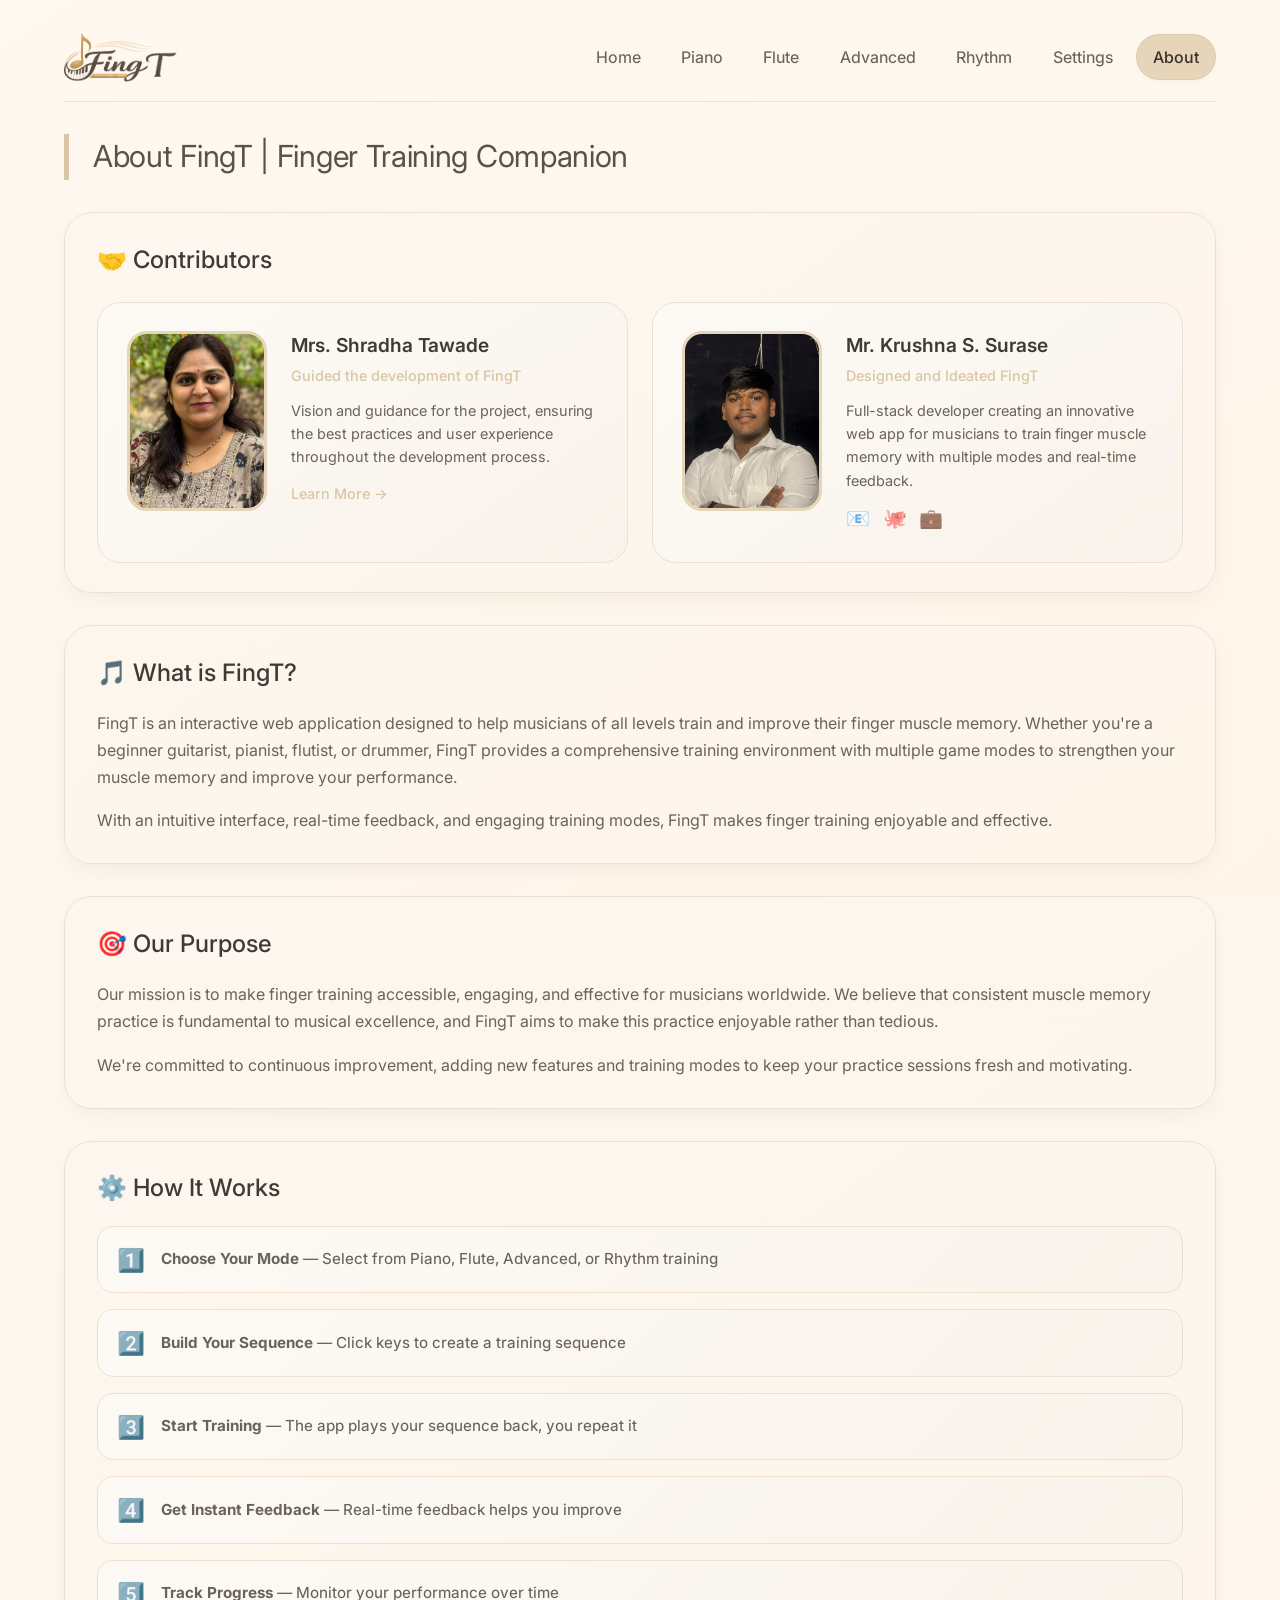
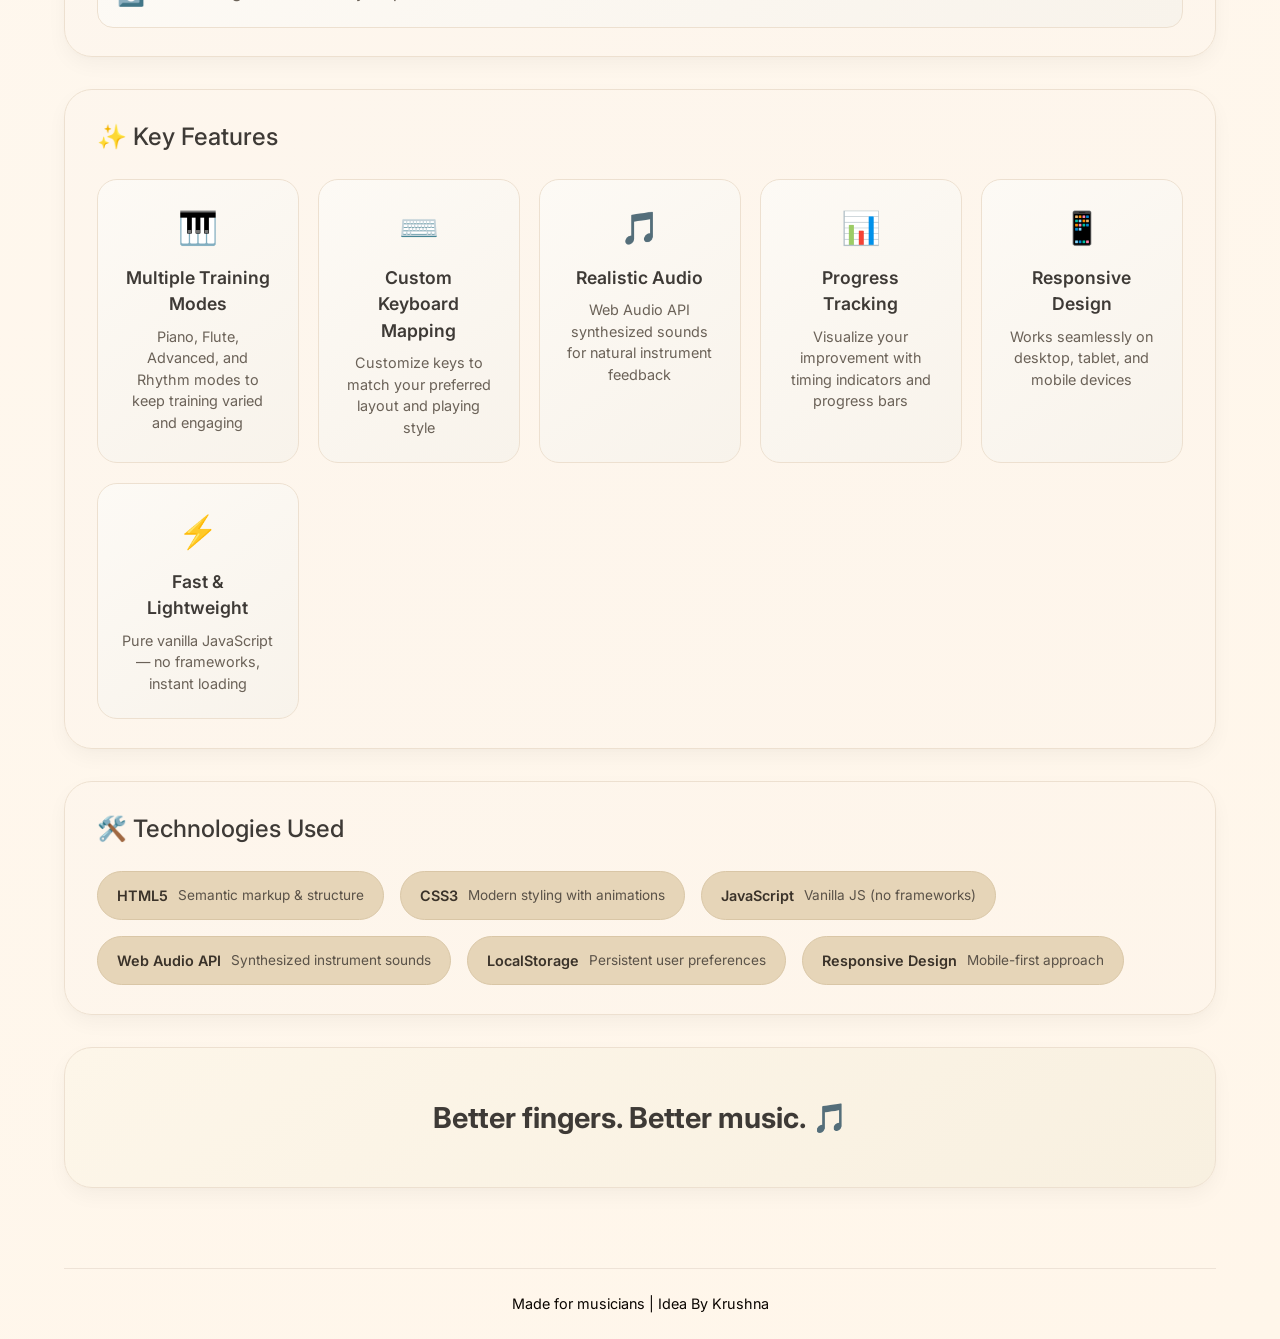
<file: about.html>
<!DOCTYPE html>
<html lang="en">
<head>
  <meta charset="UTF-8">
  <meta name="viewport" content="width=device-width, initial-scale=1.0, maximum-scale=1.0, user-scalable=yes">
  <title>FingT | About</title>
  <link rel="preconnect" href="https://fonts.googleapis.com">
  <link rel="preconnect" href="https://fonts.gstatic.com" crossorigin>
  <link href="https://fonts.googleapis.com/css2?family=Inter:opsz@14..32&display=swap" rel="stylesheet">
  <link rel="stylesheet" href="styles.css">
</head>
<body>
  <video class="bg-video" autoplay muted loop playsinline>
    <source src="BG_video.mp4" type="video/mp4">
  </video>
  <div class="app-wrapper">
    <header class="app-header">
      <div class="logo">
        <img src="Fing_T_Logo.png" alt="FingT Logo" class="logo-img">
      </div>
      <nav class="main-nav">
        <a href="index.html" class="nav-link">Home</a>
        <a href="piano.html" class="nav-link">Piano</a>
        <a href="flute.html" class="nav-link">Flute</a>
        <a href="advanced.html" class="nav-link">Advanced</a>
        <a href="rhythm.html" class="nav-link">Rhythm</a>
        <a href="settings.html" class="nav-link">Settings</a>
        <a href="about.html" class="nav-link active">About</a>
      </nav>
    </header>

    <main class="trainer-container">
      <h1 class="mode-title">About FingT | Finger Training Companion</h1>

      <!-- Contributors Section -->
      <section class="about-section card fade-in-section">
        <h2 class="section-heading">🤝 Contributors</h2>
        <div class="contributors-grid">
          <!-- Mentor Card -->
          <div class="contributor-card fade-in-card" style="--delay: 0.1s;">
            <div class="contributor-image-wrapper">
              <img src="mentor.png" alt="Mentor" class="contributor-image" onerror="this.style.background='linear-gradient(135deg, #e6d5b8 0%, #d9c6a6 100%)'">
              <div class="contributor-image-fallback" style="display: none;">👨‍🏫</div>
            </div>
            <div class="contributor-info">
              <h3 class="contributor-name">Mrs. Shradha Tawade</h3>
              <p class="contributor-role">Guided the development of FingT</p>
              <p class="contributor-description">
                Vision and guidance for the project, ensuring the best practices and user experience throughout the development process.
              </p>
              <a href="https://shradha-tawade.netlify.app/" class="contributor-link" aria-label="Learn more">Learn More →</a>
            </div>
          </div>

          <!-- Developer Card -->
          <div class="contributor-card fade-in-card" style="--delay: 0.2s;">
            <div class="contributor-image-wrapper">
              <img src="me.jpg" alt="Developer" class="contributor-image" onerror="this.style.background='linear-gradient(135deg, #d9c6a6 0%, #ccb896 100%)'">
              <div class="contributor-image-fallback" style="display: none;">💻</div>
            </div>
            <div class="contributor-info">
              <h3 class="contributor-name">Mr. Krushna S. Surase</h3>
              <p class="contributor-role">Designed and Ideated FingT</p>
              <p class="contributor-description">
                Full-stack developer creating an innovative web app for musicians to train finger muscle memory with multiple modes and real-time feedback.
              </p>
              <div class="contributor-social">
                <a href="mailto:krushnasurase060@gmail.com" class="social-link" title="Email" aria-label="Send email">📧</a>
                <a href="#" class="social-link" title="GitHub" aria-label="GitHub profile">🐙</a>
                <a href="#" class="social-link" title="LinkedIn" aria-label="LinkedIn profile">💼</a>
              </div>
            </div>
          </div>
        </div>
      </section>

      <!-- About FingT Section -->
      <section class="about-section card fade-in-section" style="--delay: 0.3s;">
        <h2 class="section-heading">🎵 What is FingT?</h2>
        <p class="section-paragraph">
          FingT is an interactive web application designed to help musicians of all levels train and improve their finger muscle memory. Whether you're a beginner guitarist, pianist, flutist, or drummer, FingT provides a comprehensive training environment with multiple game modes to strengthen your muscle memory and improve your performance.
        </p>
        <p class="section-paragraph">
          With an intuitive interface, real-time feedback, and engaging training modes, FingT makes finger training enjoyable and effective.
        </p>
      </section>

      <!-- Purpose Section -->
      <section class="about-section card fade-in-section" style="--delay: 0.4s;">
        <h2 class="section-heading">🎯 Our Purpose</h2>
        <p class="section-paragraph">
          Our mission is to make finger training accessible, engaging, and effective for musicians worldwide. We believe that consistent muscle memory practice is fundamental to musical excellence, and FingT aims to make this practice enjoyable rather than tedious.
        </p>
        <p class="section-paragraph">
          We're committed to continuous improvement, adding new features and training modes to keep your practice sessions fresh and motivating.
        </p>
      </section>

      <!-- How It Works Section -->
      <section class="about-section card fade-in-section" style="--delay: 0.5s;">
        <h2 class="section-heading">⚙️ How It Works</h2>
        <ul class="features-list">
          <li class="feature-item">
            <span class="feature-icon">1️⃣</span>
            <span><strong>Choose Your Mode</strong> — Select from Piano, Flute, Advanced, or Rhythm training</span>
          </li>
          <li class="feature-item">
            <span class="feature-icon">2️⃣</span>
            <span><strong>Build Your Sequence</strong> — Click keys to create a training sequence</span>
          </li>
          <li class="feature-item">
            <span class="feature-icon">3️⃣</span>
            <span><strong>Start Training</strong> — The app plays your sequence back, you repeat it</span>
          </li>
          <li class="feature-item">
            <span class="feature-icon">4️⃣</span>
            <span><strong>Get Instant Feedback</strong> — Real-time feedback helps you improve</span>
          </li>
          <li class="feature-item">
            <span class="feature-icon">5️⃣</span>
            <span><strong>Track Progress</strong> — Monitor your performance over time</span>
          </li>
        </ul>
      </section>

      <!-- Features Section -->
      <section class="about-section card fade-in-section" style="--delay: 0.6s;">
        <h2 class="section-heading">✨ Key Features</h2>
        <div class="features-grid">
          <div class="feature-box">
            <div class="feature-title-icon">🎹</div>
            <h3 class="feature-title">Multiple Training Modes</h3>
            <p>Piano, Flute, Advanced, and Rhythm modes to keep training varied and engaging</p>
          </div>
          <div class="feature-box">
            <div class="feature-title-icon">⌨️</div>
            <h3 class="feature-title">Custom Keyboard Mapping</h3>
            <p>Customize keys to match your preferred layout and playing style</p>
          </div>
          <div class="feature-box">
            <div class="feature-title-icon">🎵</div>
            <h3 class="feature-title">Realistic Audio</h3>
            <p>Web Audio API synthesized sounds for natural instrument feedback</p>
          </div>
          <div class="feature-box">
            <div class="feature-title-icon">📊</div>
            <h3 class="feature-title">Progress Tracking</h3>
            <p>Visualize your improvement with timing indicators and progress bars</p>
          </div>
          <div class="feature-box">
            <div class="feature-title-icon">📱</div>
            <h3 class="feature-title">Responsive Design</h3>
            <p>Works seamlessly on desktop, tablet, and mobile devices</p>
          </div>
          <div class="feature-box">
            <div class="feature-title-icon">⚡</div>
            <h3 class="feature-title">Fast & Lightweight</h3>
            <p>Pure vanilla JavaScript — no frameworks, instant loading</p>
          </div>
        </div>
      </section>

      <!-- Technologies Section -->
      <section class="about-section card fade-in-section" style="--delay: 0.7s;">
        <h2 class="section-heading">🛠️ Technologies Used</h2>
        <div class="tech-list">
          <div class="tech-item">
            <span class="tech-icon">HTML5</span>
            <span class="tech-name">Semantic markup & structure</span>
          </div>
          <div class="tech-item">
            <span class="tech-icon">CSS3</span>
            <span class="tech-name">Modern styling with animations</span>
          </div>
          <div class="tech-item">
            <span class="tech-icon">JavaScript</span>
            <span class="tech-name">Vanilla JS (no frameworks)</span>
          </div>
          <div class="tech-item">
            <span class="tech-icon">Web Audio API</span>
            <span class="tech-name">Synthesized instrument sounds</span>
          </div>
          <div class="tech-item">
            <span class="tech-icon">LocalStorage</span>
            <span class="tech-name">Persistent user preferences</span>
          </div>
          <div class="tech-item">
            <span class="tech-icon">Responsive Design</span>
            <span class="tech-name">Mobile-first approach</span>
          </div>
        </div>
      </section>

      <!-- Closing Section -->
      <section class="about-closing card fade-in-section" style="--delay: 0.8s;">
        <p class="closing-message">
          <strong>Better fingers. Better music. 🎵</strong>
        </p>
      </section>
    </main>

    <footer class="app-footer">
      <span>Made for musicians | Idea By Krushna</span>
    </footer>
  </div>

  <script src="script.js"></script>
  <script src="onboarding.js"></script>
  <script>
    // About page initialization (no training logic)
    document.addEventListener('DOMContentLoaded', () => {
      // Initialize onboarding only on first visit
      if (typeof Onboarding !== 'undefined') {
        Onboarding.init();
      }
      
      // Optional: Add smooth scroll behavior
      document.querySelectorAll('a[href^="#"]').forEach(anchor => {
        anchor.addEventListener('click', function (e) {
          e.preventDefault();
          const target = document.querySelector(this.getAttribute('href'));
          if (target) {
            target.scrollIntoView({ behavior: 'smooth' });
          }
        });
      });

      // Handle missing images with fallback
      const images = document.querySelectorAll('.contributor-image');
      images.forEach(img => {
        img.addEventListener('error', () => {
          img.style.opacity = '0';
          const fallback = img.parentElement.querySelector('.contributor-image-fallback');
          if (fallback) {
            fallback.style.display = 'flex';
          }
        });
      });
    });
  </script>
</body>
</html>
</file>
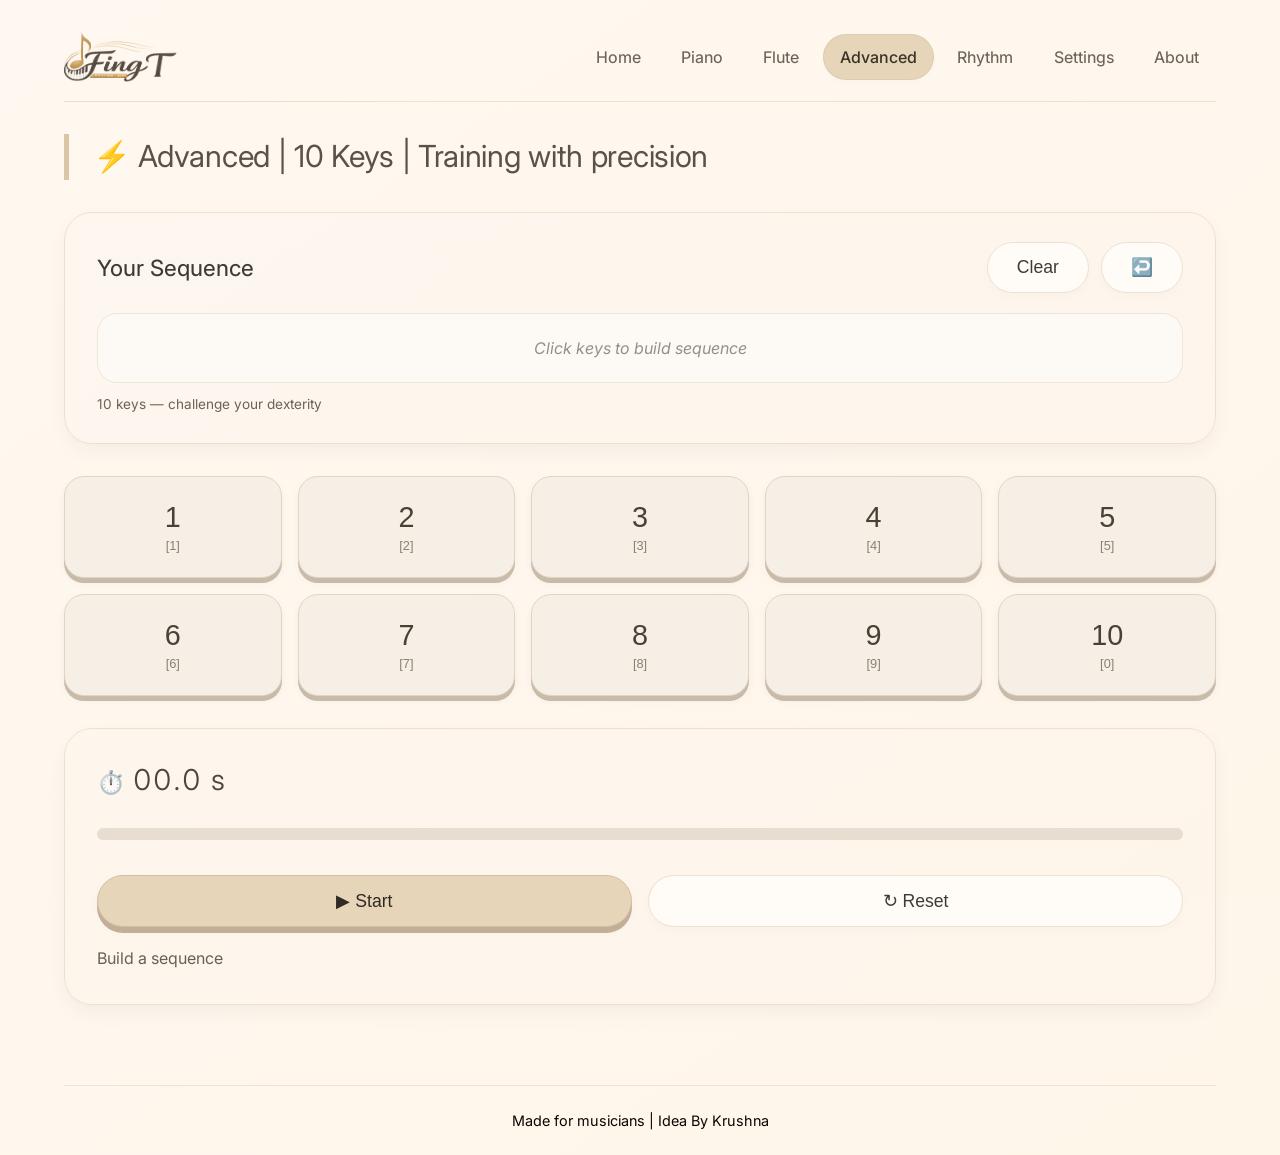
<file: advanced.html>
<!DOCTYPE html>
<html lang="en">
<head>
  <meta charset="UTF-8">
  <meta name="viewport" content="width=device-width, initial-scale=1.0, maximum-scale=1.0, user-scalable=yes">
  <title>FingT | Advanced</title>
  <link rel="preconnect" href="https://fonts.googleapis.com">
  <link rel="preconnect" href="https://fonts.gstatic.com" crossorigin>
  <link href="https://fonts.googleapis.com/css2?family=Inter:opsz@14..32&display=swap" rel="stylesheet">
  <link rel="stylesheet" href="styles.css">
</head>
<body>
  <video class="bg-video" autoplay muted loop playsinline>
    <source src="BG_video.mp4" type="video/mp4">
  </video>
  <div class="app-wrapper">
    <header class="app-header">
      <div class="logo">
        <img src="Fing_T_Logo.png" alt="FingT Logo" class="logo-img">
      </div>
      <nav class="main-nav">
        <a href="index.html" class="nav-link">Home</a>
        <a href="piano.html" class="nav-link">Piano</a>
        <a href="flute.html" class="nav-link">Flute</a>
        <a href="advanced.html" class="nav-link active">Advanced</a>
        <a href="rhythm.html" class="nav-link">Rhythm</a>
        <a href="settings.html" class="nav-link">Settings</a>
        <a href="about.html" class="nav-link">About</a>
      </nav>
    </header>

    <main class="trainer-container">
      <h1 class="mode-title">⚡ Advanced | 10 Keys | Training with precision</h1>

      <!-- Sequence Builder Area -->
      <section class="sequence-section card">
        <div class="section-header">
          <h2>Your Sequence</h2>
          <div class="sequence-actions">
            <button id="clearSeqBtn" class="btn-secondary" aria-label="Clear sequence">Clear</button>
            <button id="removeLastBtn" class="btn-secondary" aria-label="Remove last">↩️</button>
          </div>
        </div>
        <div id="sequenceDisplay" class="sequence-display">
          <!-- Sequence chips dynamically inserted -->
        </div>
        <p class="hint">10 keys — challenge your dexterity</p>
      </section>

      <!-- Keypad (10 keys) -->
      <section class="keypad-section">
        <div id="keypadContainer" class="keypad-grid keypad-advanced">
          <!-- Populated with 10 keys -->
        </div>
      </section>

      <!-- Training Controls & Timer -->
      <section class="training-panel card">
        <div class="timer-area">
          <span class="timer-label">⏱️</span>
          <span id="timerDisplay" class="timer-value">00.0 s</span>
        </div>
        <div class="progress-container">
          <div id="progressBar" class="progress-bar" style="width: 0%;"></div>
        </div>
        <div class="control-group">
          <button id="startBtn" class="btn-primary">▶ Start</button>
          <button id="resetBtn" class="btn-secondary">↻ Reset</button>
        </div>
        <div id="stateMessage" class="state-message"></div>
      </section>
    </main>

    <footer class="app-footer">
      <span>Made for musicians | Idea By Krushna</span>
    </footer>
  </div>

  <!-- Modal Popup -->
  <div id="popupModal" class="modal-overlay" style="display: none;">
    <div class="modal-card">
      <p id="popupMessage"></p>
      <button id="popupCloseBtn" class="btn-primary">OK</button>
    </div>
  </div>

  <script src="script.js"></script>
  <script>
    document.addEventListener('DOMContentLoaded', () => {
      if (typeof FingT !== 'undefined') {
        FingT.init({
          mode: 'advanced',
          keyCount: 10,
          soundType: null,      // no sound in advanced
          predefined: null
        });
      } else {
        console.error('FingT core not loaded');
      }
    });
  </script>
</body>
</html>
</file>
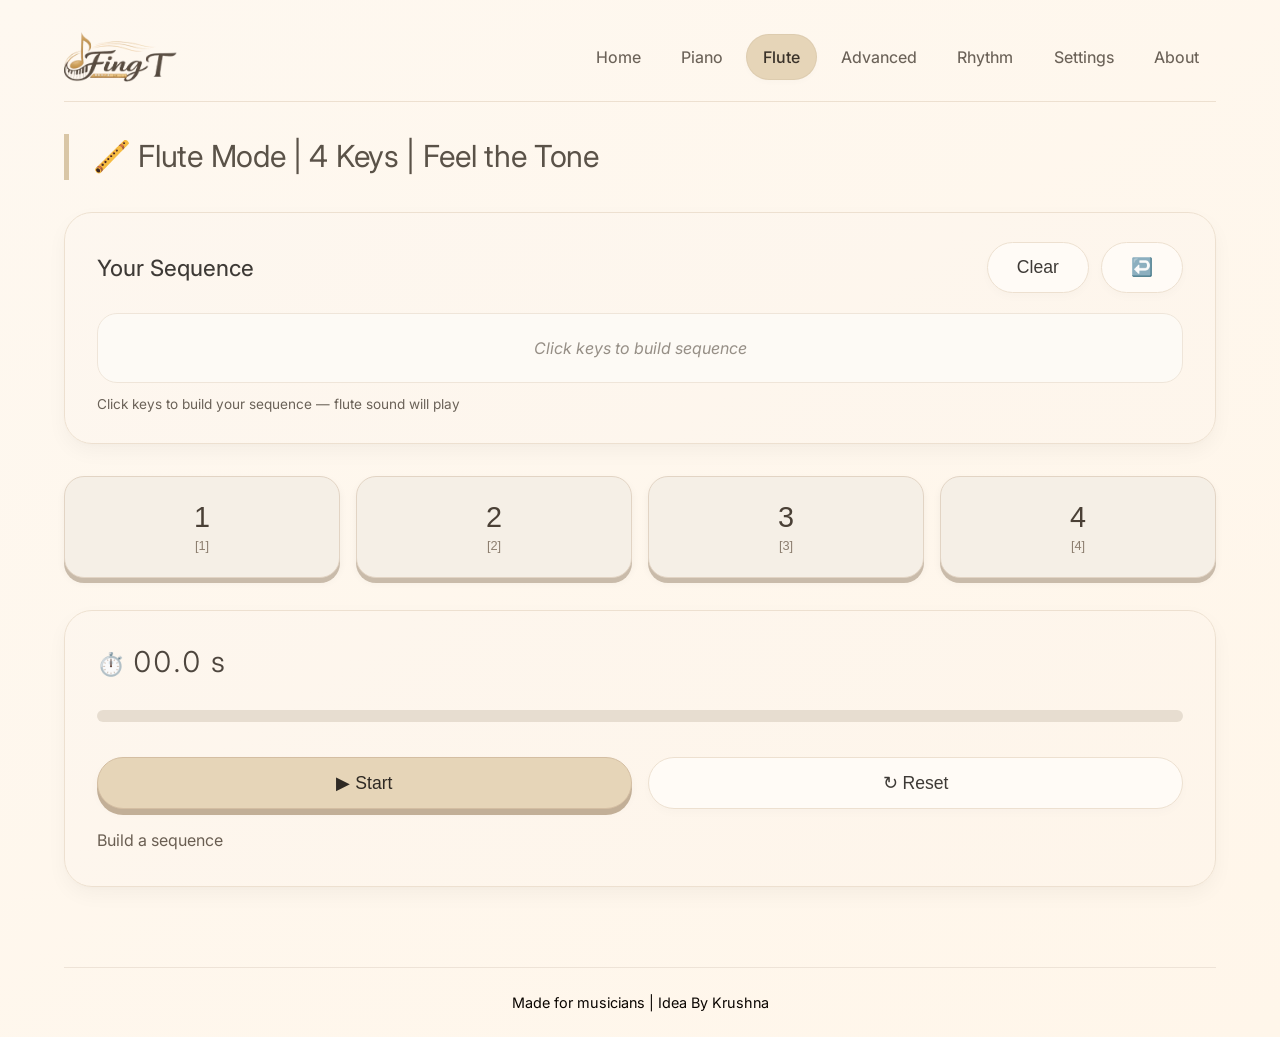
<file: flute.html>
<!DOCTYPE html>
<html lang="en">
<head>
  <meta charset="UTF-8">
  <meta name="viewport" content="width=device-width, initial-scale=1.0, maximum-scale=1.0, user-scalable=yes">
  <title>FingT | Flute</title>
  <link rel="preconnect" href="https://fonts.googleapis.com">
  <link rel="preconnect" href="https://fonts.gstatic.com" crossorigin>
  <link href="https://fonts.googleapis.com/css2?family=Inter:opsz@14..32&display=swap" rel="stylesheet">
  <link rel="stylesheet" href="styles.css">
</head>
<body>
  <video class="bg-video" autoplay muted loop playsinline>
    <source src="BG_video.mp4" type="video/mp4">
  </video>
  <div class="app-wrapper">
    <header class="app-header">
      <div class="logo">
        <img src="Fing_T_Logo.png" alt="FingT Logo" class="logo-img">
      </div>
      <nav class="main-nav">
        <a href="index.html" class="nav-link">Home</a>
        <a href="piano.html" class="nav-link">Piano</a>
        <a href="flute.html" class="nav-link active">Flute</a>
        <a href="advanced.html" class="nav-link">Advanced</a>
        <a href="rhythm.html" class="nav-link">Rhythm</a>
        <a href="settings.html" class="nav-link">Settings</a>
        <a href="about.html" class="nav-link">About</a>
      </nav>
    </header>

    <!-- Mobile Device Warning Alert -->
    <div id="mobileWarningAlert" class="mobile-warning-alert" style="display: none;">
      <div class="alert-content">
        <span class="alert-icon">⚠️</span>
        <span class="alert-message">Better to use this mode on DESKTOP for best experience</span>
        <button id="closeAlertBtn" class="alert-close" aria-label="Close alert">&times;</button>
      </div>
    </div>

    <main class="trainer-container">
      <h1 class="mode-title">🪈 Flute Mode | 4 Keys | Feel the Tone</h1>

      <!-- Sequence Builder Area -->
      <section class="sequence-section card">
        <div class="section-header">
          <h2>Your Sequence</h2>
          <div class="sequence-actions">
            <button id="clearSeqBtn" class="btn-secondary" aria-label="Clear sequence">Clear</button>
            <button id="removeLastBtn" class="btn-secondary" aria-label="Remove last">↩️</button>
          </div>
        </div>
        <div id="sequenceDisplay" class="sequence-display">
          <!-- Sequence chips dynamically inserted -->
        </div>
        <p class="hint">Click keys to build your sequence — flute sound will play</p>
      </section>

      <!-- Keypad -->
      <section class="keypad-section">
        <div id="keypadContainer" class="keypad-grid">
          <!-- Populated with 4 keys -->
        </div>
      </section>

      <!-- Training Controls & Timer -->
      <section class="training-panel card">
        <div class="timer-area">
          <span class="timer-label">⏱️</span>
          <span id="timerDisplay" class="timer-value">00.0 s</span>
        </div>
        <div class="progress-container">
          <div id="progressBar" class="progress-bar" style="width: 0%;"></div>
        </div>
        <div class="control-group">
          <button id="startBtn" class="btn-primary">▶ Start</button>
          <button id="resetBtn" class="btn-secondary">↻ Reset</button>
        </div>
        <div id="stateMessage" class="state-message"></div>
      </section>
    </main>

    <footer class="app-footer">
      <span>Made for musicians | Idea By Krushna</span>
    </footer>
  </div>

  <!-- Modal Popup -->
  <div id="popupModal" class="modal-overlay" style="display: none;">
    <div class="modal-card">
      <p id="popupMessage"></p>
      <button id="popupCloseBtn" class="btn-primary">OK</button>
    </div>
  </div>

  <script src="script.js"></script>
  <script>
    // Mobile Device Detection and Warning Alert
    function detectDevice() {
      const userAgent = navigator.userAgent.toLowerCase();
      const mobileKeywords = ['mobile', 'android', 'iphone', 'ipad', 'windows phone', 'blackberry', 'tablet', 'kindle'];
      return mobileKeywords.some(keyword => userAgent.includes(keyword));
    }

    function showMobileWarningAlert() {
      const isMobile = detectDevice();
      if (isMobile) {
        const alertElement = document.getElementById('mobileWarningAlert');
        const closeBtn = document.getElementById('closeAlertBtn');
        
        if (alertElement) {
          alertElement.style.display = 'block';
          
          // Auto-dismiss after 5 seconds
          const timeoutId = setTimeout(() => {
            alertElement.classList.add('fade-out');
            setTimeout(() => {
              alertElement.style.display = 'none';
              alertElement.classList.remove('fade-out');
            }, 400);
          }, 5000);
          
          // Manual close button
          if (closeBtn) {
            closeBtn.addEventListener('click', () => {
              clearTimeout(timeoutId);
              alertElement.classList.add('fade-out');
              setTimeout(() => {
                alertElement.style.display = 'none';
                alertElement.classList.remove('fade-out');
              }, 400);
            });
          }
        }
      }
    }

    document.addEventListener('DOMContentLoaded', () => {
      // Show mobile warning alert
      showMobileWarningAlert();
      
      if (typeof FingT !== 'undefined') {
        FingT.init({
          mode: 'flute',
          keyCount: 4,
          soundType: 'flute',
          predefined: null
        });
      } else {
        console.error('FingT core not loaded');
      }
    });
  </script>
</body>
</html>
</file>
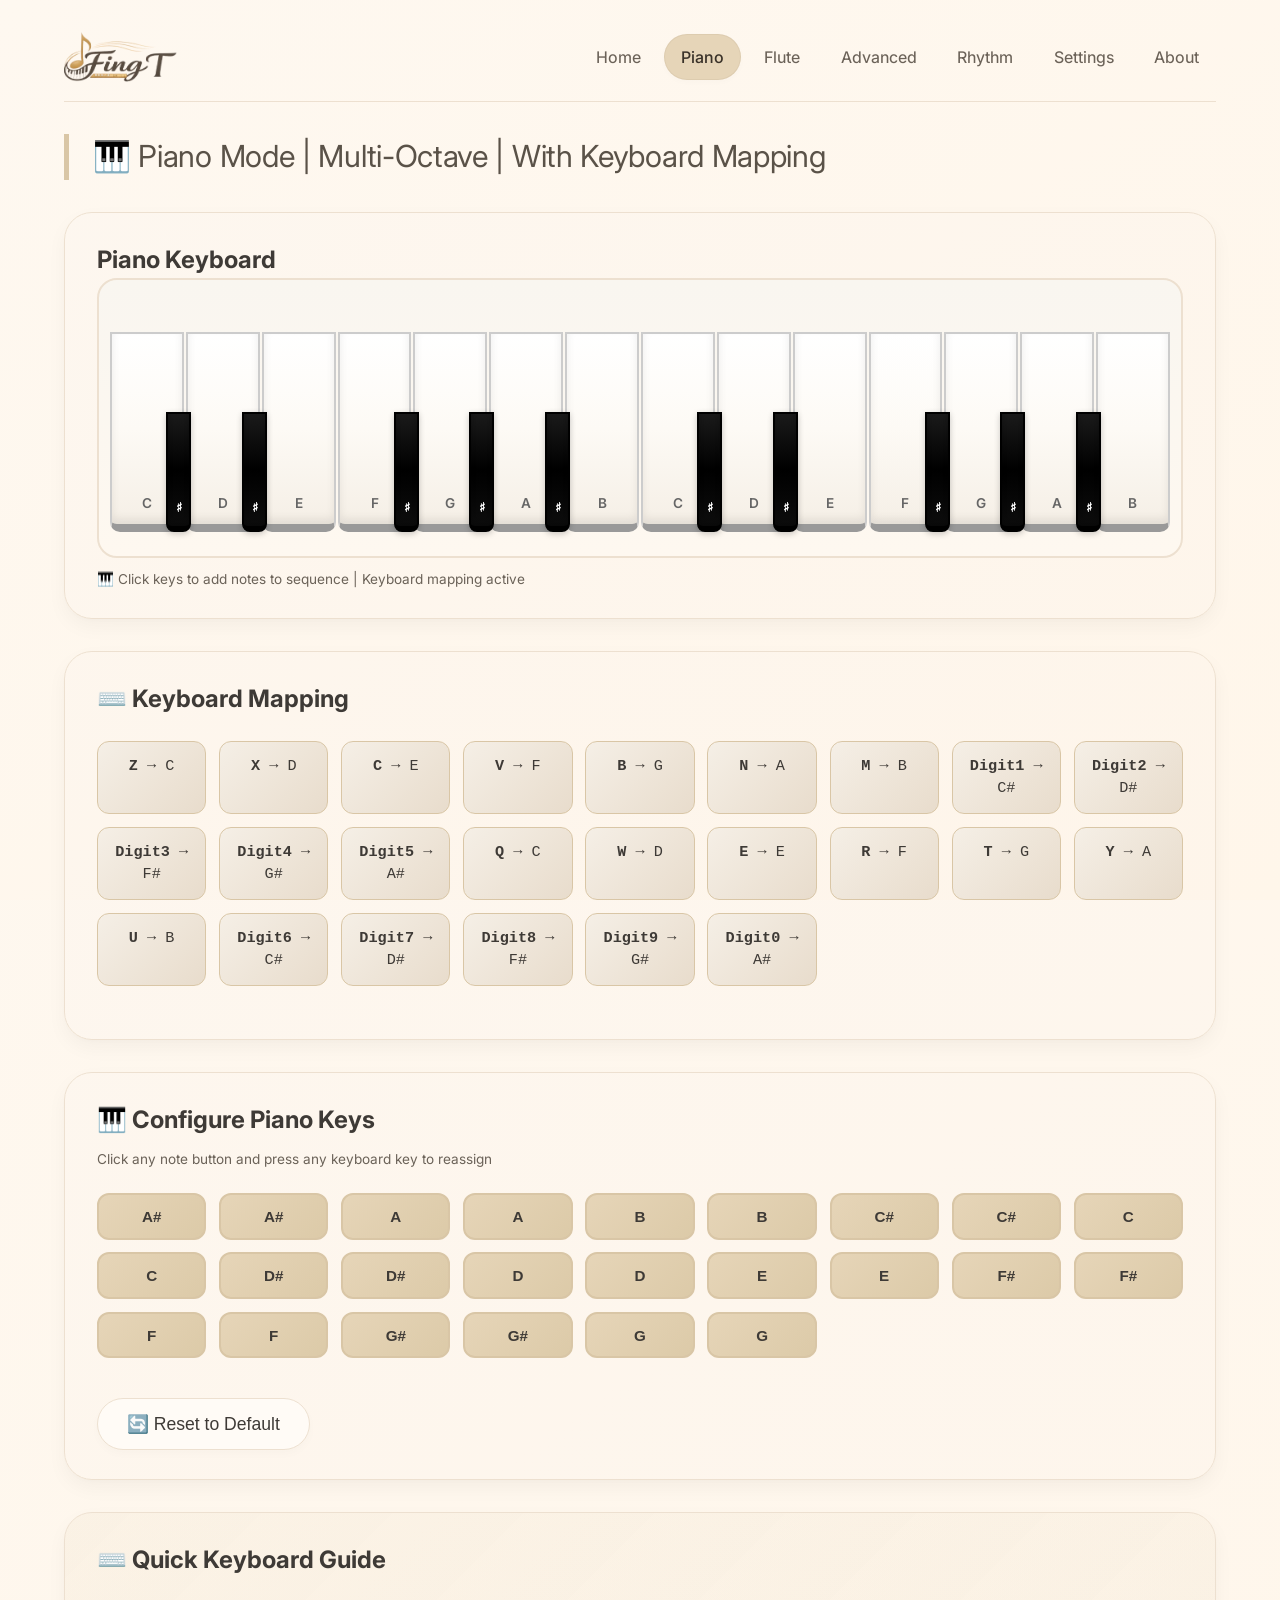
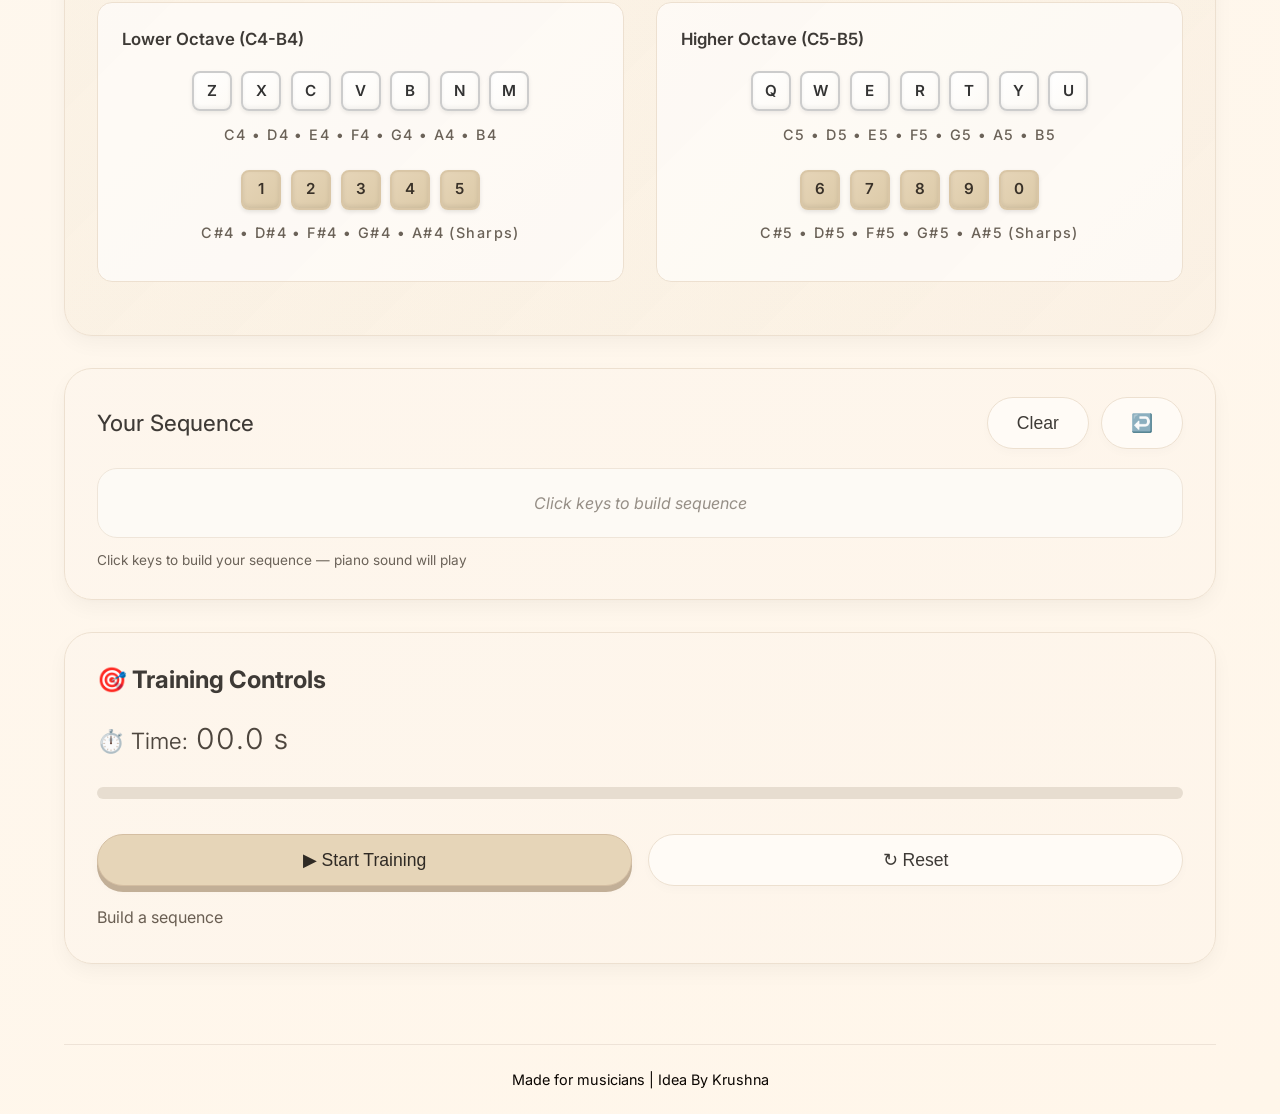
<file: piano.html>
<!DOCTYPE html>
<html lang="en">
<head>
  <meta charset="UTF-8">
  <meta name="viewport" content="width=device-width, initial-scale=1.0, maximum-scale=1.0, user-scalable=yes">
  <title>FingT | Piano</title>
  <link rel="preconnect" href="https://fonts.googleapis.com">
  <link rel="preconnect" href="https://fonts.gstatic.com" crossorigin>
  <link href="https://fonts.googleapis.com/css2?family=Inter:opsz@14..32&display=swap" rel="stylesheet">
  <link rel="stylesheet" href="styles.css">
</head>
<body>
  <video class="bg-video" autoplay muted loop playsinline>
    <source src="BG_video.mp4" type="video/mp4">
  </video>
  <div class="app-wrapper">
    <header class="app-header">
      <div class="logo">
        <img src="Fing_T_Logo.png" alt="FingT Logo" class="logo-img">
      </div>
      <nav class="main-nav">
        <a href="index.html" class="nav-link">Home</a>
        <a href="piano.html" class="nav-link active">Piano</a>
        <a href="flute.html" class="nav-link">Flute</a>
        <a href="advanced.html" class="nav-link">Advanced</a>
        <a href="rhythm.html" class="nav-link">Rhythm</a>
        <a href="settings.html" class="nav-link">Settings</a>
        <a href="about.html" class="nav-link">About</a>
      </nav>
    </header>

    <!-- Mobile Device Warning Alert -->
    <div id="mobileWarningAlert" class="mobile-warning-alert" style="display: none;">
      <div class="alert-content">
        <span class="alert-icon">⚠️</span>
        <span class="alert-message">Better to use this mode on DESKTOP for best experience</span>
        <button id="closeAlertBtn" class="alert-close" aria-label="Close alert">&times;</button>
      </div>
    </div>

    <main class="trainer-container">
      <h1 class="mode-title">🎹 Piano Mode | Multi-Octave | With Keyboard Mapping</h1>

      <!-- Piano Keyboard Section -->
      <section class="piano-section card">
        <div class="section-header">
          <h2>Piano Keyboard</h2>
        </div>
        <div class="piano-wrapper" id="pianoWrapper">
          <!-- Multi-octave keyboard injected by JS -->
        </div>
        <p class="hint">🎹 Click keys to add notes to sequence | Keyboard mapping active</p>
      </section>

      <!-- Keyboard Mapping Display -->
      <section class="piano-mapping-section card">
        <div class="section-header">
          <h2>⌨️ Keyboard Mapping</h2>
        </div>
        <div id="pianoMappingTable" class="piano-mapping-grid"></div>
      </section>

      <!-- Piano Configuration -->
      <section class="piano-config-section card">
        <div class="section-header">
          <h2>🎹 Configure Piano Keys</h2>
        </div>
        <p class="hint">Click any note button and press any keyboard key to reassign</p>
        <div id="pianoConfigBtns" class="piano-config-buttons"></div>
        <button id="resetPianoMappingBtn" class="btn-secondary" style="margin-top: 1rem;">🔄 Reset to Default</button>
      </section>

      <!-- Keyboard Layout Guide -->
      <section class="piano-guide-section card">
        <div class="section-header">
          <h2>⌨️ Quick Keyboard Guide</h2>
        </div>
        <div class="keyboard-layout-guide">
          <div class="layout-group">
            <h3>Lower Octave (C4-B4)</h3>
            <div class="layout-row">
              <div class="key-label primary">Z</div>
              <div class="key-label primary">X</div>
              <div class="key-label primary">C</div>
              <div class="key-label primary">V</div>
              <div class="key-label primary">B</div>
              <div class="key-label primary">N</div>
              <div class="key-label primary">M</div>
            </div>
            <div class="layout-notes">C4 • D4 • E4 • F4 • G4 • A4 • B4</div>
            <div class="layout-row" style="margin-top: 1.5rem;">
              <div class="key-label secondary">1</div>
              <div class="key-label secondary">2</div>
              <div class="key-label secondary">3</div>
              <div class="key-label secondary">4</div>
              <div class="key-label secondary">5</div>
            </div>
            <div class="layout-notes">C#4 • D#4 • F#4 • G#4 • A#4 (Sharps)</div>
          </div>

          <div class="layout-group">
            <h3>Higher Octave (C5-B5)</h3>
            <div class="layout-row">
              <div class="key-label primary">Q</div>
              <div class="key-label primary">W</div>
              <div class="key-label primary">E</div>
              <div class="key-label primary">R</div>
              <div class="key-label primary">T</div>
              <div class="key-label primary">Y</div>
              <div class="key-label primary">U</div>
            </div>
            <div class="layout-notes">C5 • D5 • E5 • F5 • G5 • A5 • B5</div>
            <div class="layout-row" style="margin-top: 1.5rem;">
              <div class="key-label secondary">6</div>
              <div class="key-label secondary">7</div>
              <div class="key-label secondary">8</div>
              <div class="key-label secondary">9</div>
              <div class="key-label secondary">0</div>
            </div>
            <div class="layout-notes">C#5 • D#5 • F#5 • G#5 • A#5 (Sharps)</div>
          </div>
        </div>
      </section>

      <!-- Sequence Builder Area -->
      <section class="sequence-section card">
        <div class="section-header">
          <h2>Your Sequence</h2>
          <div class="sequence-actions">
            <button id="clearSeqBtn" class="btn-secondary" aria-label="Clear sequence">Clear</button>
            <button id="removeLastBtn" class="btn-secondary" aria-label="Remove last">↩️</button>
          </div>
        </div>
        <div id="sequenceDisplay" class="sequence-display">
          <!-- Sequence chips dynamically inserted -->
        </div>
        <p class="hint">Click keys to build your sequence — piano sound will play</p>
      </section>

      <!-- Training Controls & Timer -->
      <section class="training-panel card">
        <div class="section-header">
          <h2>🎯 Training Controls</h2>
        </div>
        <div class="timer-area">
          <span class="timer-label">⏱️ Time:</span>
          <span id="timerDisplay" class="timer-value">00.0 s</span>
        </div>
        <div class="progress-container">
          <div id="progressBar" class="progress-bar" style="width: 0%;"></div>
        </div>
        <div class="control-group">
          <button id="startBtn" class="btn-primary">▶ Start Training</button>
          <button id="resetBtn" class="btn-secondary">↻ Reset</button>
        </div>
        <div id="stateMessage" class="state-message"></div>
      </section>
    </main>

    <footer class="app-footer">
      <span>Made for musicians | Idea By Krushna</span>
    </footer>
  </div>

  <!-- Modal Popup -->
  <div id="popupModal" class="modal-overlay" style="display: none;">
    <div class="modal-card">
      <p id="popupMessage"></p>
      <button id="popupCloseBtn" class="btn-primary">OK</button>
    </div>
  </div>

  <script src="script.js"></script>
  <script src="piano-extended.js"></script>
  <script>
    // Mobile Device Detection and Warning Alert
    function detectDevice() {
      const userAgent = navigator.userAgent.toLowerCase();
      const mobileKeywords = ['mobile', 'android', 'iphone', 'ipad', 'windows phone', 'blackberry', 'tablet', 'kindle'];
      return mobileKeywords.some(keyword => userAgent.includes(keyword));
    }

    function showMobileWarningAlert() {
      const isMobile = detectDevice();
      if (isMobile) {
        const alertElement = document.getElementById('mobileWarningAlert');
        const closeBtn = document.getElementById('closeAlertBtn');
        
        if (alertElement) {
          alertElement.style.display = 'block';
          
          // Auto-dismiss after 5 seconds
          const timeoutId = setTimeout(() => {
            alertElement.classList.add('fade-out');
            setTimeout(() => {
              alertElement.style.display = 'none';
              alertElement.classList.remove('fade-out');
            }, 400);
          }, 5000);
          
          // Manual close button
          if (closeBtn) {
            closeBtn.addEventListener('click', () => {
              clearTimeout(timeoutId);
              alertElement.classList.add('fade-out');
              setTimeout(() => {
                alertElement.style.display = 'none';
                alertElement.classList.remove('fade-out');
              }, 400);
            });
          }
        }
      }
    }

    document.addEventListener('DOMContentLoaded', async () => {
      // Show mobile warning alert
      showMobileWarningAlert();
      
      if (typeof FingT !== 'undefined') {
        FingT.init({
          mode: 'piano',
          keyCount: 24,  // 24 piano notes (C4-B5)
          soundType: 'piano',
          predefined: null
        });
        
        // Initialize piano extended features
        if (typeof PianoExtended !== 'undefined') {
          await PianoExtended.init();
        }
      } else {
        console.error('FingT core not loaded');
      }
      
      // Reset button for piano mapping
      const resetBtn = document.getElementById('resetPianoMappingBtn');
      if (resetBtn) {
        resetBtn.addEventListener('click', () => {
          if (typeof PianoExtended !== 'undefined') {
            PianoExtended.resetPianoMapping();
          }
        });
      }
    });
  </script>
</body>
</html>
</file>
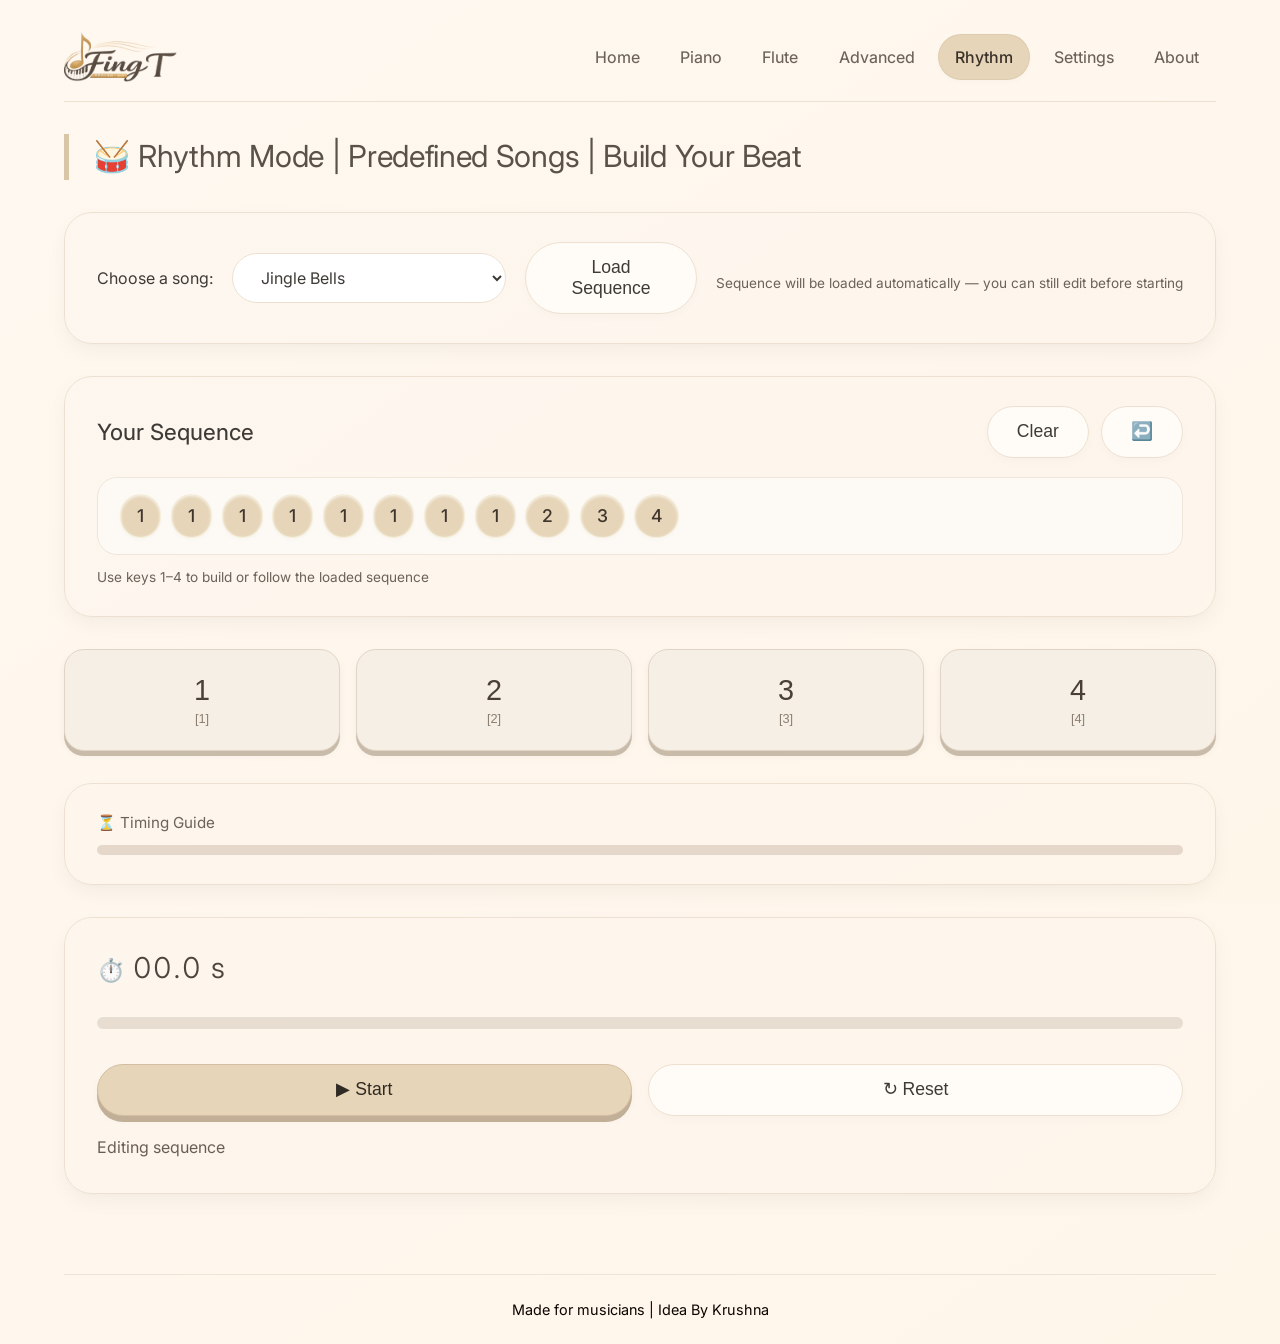
<file: rhythm.html>
<!DOCTYPE html>
<html lang="en">
<head>
  <meta charset="UTF-8">
  <meta name="viewport" content="width=device-width, initial-scale=1.0, maximum-scale=1.0, user-scalable=yes">
  <title>FingT | Rhythm</title>
  <link rel="preconnect" href="https://fonts.googleapis.com">
  <link rel="preconnect" href="https://fonts.gstatic.com" crossorigin>
  <link href="https://fonts.googleapis.com/css2?family=Inter:opsz@14..32&display=swap" rel="stylesheet">
  <link rel="stylesheet" href="styles.css">
</head>
<body>
  <video class="bg-video" autoplay muted loop playsinline>
    <source src="BG_video.mp4" type="video/mp4">
  </video>
  <div class="app-wrapper">
    <header class="app-header">
      <div class="logo">
        <img src="Fing_T_Logo.png" alt="FingT Logo" class="logo-img">
      </div>
      <nav class="main-nav">
        <a href="index.html" class="nav-link">Home</a>
        <a href="piano.html" class="nav-link">Piano</a>
        <a href="flute.html" class="nav-link">Flute</a>
        <a href="advanced.html" class="nav-link">Advanced</a>
        <a href="rhythm.html" class="nav-link active">Rhythm</a>
        <a href="settings.html" class="nav-link">Settings</a>
        <a href="about.html" class="nav-link">About</a>
      </nav>
    </header>

    <main class="trainer-container">
      <h1 class="mode-title">🥁 Rhythm Mode | Predefined Songs | Build Your Beat</h1>

      <!-- Song Selector & Sequence Info -->
      <section class="rhythm-selector card">
        <label for="songSelect">Choose a song:</label>
        <select id="songSelect" class="song-select">
          <option value="jingle">Jingle Bells</option>
          <option value="happy">Happy Birthday</option>
        </select>
        <button id="loadSongBtn" class="btn-secondary">Load Sequence</button>
        <p class="hint">Sequence will be loaded automatically — you can still edit before starting</p>
      </section>

      <!-- Sequence Builder Area -->
      <section class="sequence-section card">
        <div class="section-header">
          <h2>Your Sequence</h2>
          <div class="sequence-actions">
            <button id="clearSeqBtn" class="btn-secondary" aria-label="Clear sequence">Clear</button>
            <button id="removeLastBtn" class="btn-secondary" aria-label="Remove last">↩️</button>
          </div>
        </div>
        <div id="sequenceDisplay" class="sequence-display">
          <!-- Sequence chips dynamically inserted -->
        </div>
        <p class="hint">Use keys 1–4 to build or follow the loaded sequence</p>
      </section>

      <!-- Keypad (4 keys for rhythm mode) -->
      <section class="keypad-section">
        <div id="keypadContainer" class="keypad-grid">
          <!-- Populated with 4 keys -->
        </div>
      </section>

      <!-- Visual Timing Indicator (simple pulse) -->
      <section class="timing-indicator card">
        <div class="timing-header">
          <span>⏳ Timing Guide</span>
          <span id="timingNote" class="timing-note"></span>
        </div>
        <div id="timingBarContainer" class="timing-bar-container">
          <div id="timingBar" class="timing-bar"></div>
        </div>
      </section>

      <!-- Training Controls & Timer -->
      <section class="training-panel card">
        <div class="timer-area">
          <span class="timer-label">⏱️</span>
          <span id="timerDisplay" class="timer-value">00.0 s</span>
        </div>
        <div class="progress-container">
          <div id="progressBar" class="progress-bar" style="width: 0%;"></div>
        </div>
        <div class="control-group">
          <button id="startBtn" class="btn-primary">▶ Start</button>
          <button id="resetBtn" class="btn-secondary">↻ Reset</button>
        </div>
        <div id="stateMessage" class="state-message"></div>
      </section>
    </main>

    <footer class="app-footer">
      <span>Made for musicians | Idea By Krushna</span>
    </footer>
  </div>

  <!-- Modal Popup -->
  <div id="popupModal" class="modal-overlay" style="display: none;">
    <div class="modal-card">
      <p id="popupMessage"></p>
      <button id="popupCloseBtn" class="btn-primary">OK</button>
    </div>
  </div>

  <script src="script.js"></script>
  <script>
    document.addEventListener('DOMContentLoaded', () => {
      if (typeof FingT !== 'undefined') {
        // Predefined sequences (key indices 0-3 for 4 keys)
        const predefinedSequences = {
          jingle: [0, 0, 0, 0, 0, 0, 0, 0, 1, 2, 3], // Simplified Jingle Bells
          happy: [0, 0, 1, 0, 2, 1, 0, 0, 1, 0, 3, 2]  // Happy Birthday
        };

        FingT.init({
          mode: 'rhythm',
          keyCount: 4,
          soundType: null,   // Could add rhythm sounds later
          predefined: predefinedSequences,
          enableTimingVisual: true
        });
      } else {
        console.error('FingT core not loaded');
      }
    });
  </script>
</body>
</html>
</file>
<file: styles.css>
/* ============================================
   FingT — Global Styles
   Light, warm, elegant, music-inspired
   ============================================ */

/* ----- RESET & BASE ----- */
* {
  margin: 0;
  padding: 0;
  box-sizing: border-box;
}

:root {
  --bg-main: #fff9f0;
  --bg-card: #ffffff;
  --bg-header: #fdf6e9;
  --accent-warm: #e6d5b8;
  --accent-soft: #d9c6a6;
  --text-primary: #3e3a36;
  --text-secondary: #6b6258;
  --border-light: #ede0d0;
  --shadow-soft: 0 8px 20px rgba(0, 0, 0, 0.04), 0 2px 6px rgba(0, 0, 0, 0.02);
  --success-glow: rgba(76, 175, 80, 0.25);
  --error-glow: rgba(244, 67, 54, 0.25);
  --key-default: #f5efe6;
  --key-hover: #e8dccc;
  --key-active: #d4c4ae;
  --font-main: 'Inter', -apple-system, BlinkMacSystemFont, sans-serif;
  --transition: all 0.2s ease;
}

html {
  scrollbar-width: none;
}

html::-webkit-scrollbar {
  display: none;
}

body {
  font-family: var(--font-main);
  background: linear-gradient(145deg, #fef8f0 0%, #fff6ea 100%);
  color: var(--text-primary);
  min-height: 100vh;
  display: flex;
  flex-direction: column;
  line-height: 1.5;
  -webkit-font-smoothing: antialiased;
  position: relative;
  overflow-x: hidden;
  overflow-y: scroll;
  scrollbar-width: none;
}

body::-webkit-scrollbar {
  display: none;
}

/* Background Video */
.bg-video {
  position: fixed;
  top: 0;
  left: 0;
  width: 100%;
  height: 100%;
  object-fit: cover;
  z-index: -1;
  background: linear-gradient(145deg, #fef8f0 0%, #fff6ea 100%);
  pointer-events: none;
}

.app-wrapper {
  max-width: 1200px;
  margin: 0 auto;
  padding: 1rem 1.5rem;
  width: 100%;
  flex: 1;
  display: flex;
  flex-direction: column;
  position: relative;
  z-index: 1;
}

/* ----- HEADER & NAVIGATION ----- */
.app-header {
  display: flex;
  flex-wrap: wrap;
  align-items: center;
  justify-content: space-between;
  padding: 1rem 0 1.2rem;
  border-bottom: 1px solid var(--border-light);
  margin-bottom: 2rem;
}

.logo {
  display: flex;
  align-items: center;
  height: auto;
}

.logo-img {
  max-height: 50px;
  max-width: 150px;
  width: auto;
  height: auto;
  object-fit: contain;
  transition: var(--transition);
}

.main-nav {
  display: flex;
  flex-wrap: wrap;
  gap: 0.4rem;
}

.nav-link {
  padding: 0.6rem 1rem;
  border-radius: 30px;
  text-decoration: none;
  font-weight: 450;
  color: var(--text-secondary);
  transition: var(--transition);
  background: transparent;
  border: 1px solid transparent;
}

.nav-link:hover {
  background: var(--key-default);
  color: var(--text-primary);
}

.nav-link.active {
  background: var(--accent-warm);
  color: #3a3229;
  font-weight: 500;
  border-color: rgba(184, 166, 142, 0.2);
  box-shadow: 0 2px 6px rgba(0,0,0,0.02);
}

/* User Manual Button */
.btn-user-manual {
  display: flex;
  align-items: center;
  gap: 0.6rem;
  padding: 0.7rem 1.2rem;
  background: linear-gradient(135deg, #e6d5b8 0%, #d9c6a6 100%);
  color: #3a3229;
  border: 1px solid rgba(184, 166, 142, 0.3);
  border-radius: 28px;
  font-weight: 500;
  font-size: 0.95rem;
  cursor: pointer;
  transition: var(--transition);
  box-shadow: 0 4px 12px rgba(230, 213, 184, 0.2);
  white-space: nowrap;
}

.btn-user-manual:hover {
  background: linear-gradient(135deg, #d9c6a6 0%, #ccb896 100%);
  box-shadow: 0 6px 18px rgba(230, 213, 184, 0.35);
  transform: translateY(-2px);
}

.btn-user-manual:active {
  background: linear-gradient(135deg, #ccb896 0%, #bfa886 100%);
  box-shadow: 0 2px 8px rgba(230, 213, 184, 0.2);
  transform: translateY(0);
}

.manual-icon {
  font-size: 1.1rem;
}

.manual-text {
  letter-spacing: -0.01em;
}

/* ----- MAIN CONTAINERS ----- */
.trainer-container,
.settings-container {
  flex: 1;
}

.mode-title {
  font-size: 1.9rem;
  font-weight: 400;
  margin-bottom: 2rem;
  color: #5a5248;
  letter-spacing: -0.01em;
  border-left: 5px solid var(--accent-soft);
  padding-left: 1.5rem;
}

/* ----- CARDS ----- */
.card {
  background: rgba(243, 243, 243, 0.091) ;
  border-radius: 28px;
  padding: 1.8rem 2rem;
  margin-bottom: 2rem;
  box-shadow: var(--shadow-soft);
  border: 1px solid var(--border-light);
  transition: box-shadow 0.3s, transform 0.2s;
}

.card:hover {
  box-shadow: 0 12px 28px rgba(0, 0, 0, 0.05);
}

/* Sequence section */
.sequence-section .section-header {
  display: flex;
  justify-content: space-between;
  align-items: center;
  margin-bottom: 1.2rem;
}

.sequence-section h2 {
  font-size: 1.4rem;
  font-weight: 450;
  color: var(--text-primary);
}

.sequence-actions {
  display: flex;
  gap: 0.8rem;
}

.sequence-display {
  min-height: 70px;
  background: #fdfaf5;
  border-radius: 20px;
  padding: 1rem 1.4rem;
  display: flex;
  flex-wrap: wrap;
  align-items: center;
  gap: 0.6rem;
  border: 1px solid #efe5d9;
  transition: var(--transition);
}

.sequence-chip {
  background: var(--accent-warm);
  padding: 0.5rem 1rem;
  border-radius: 40px;
  font-weight: 500;
  color: #3f362d;
  box-shadow: inset 0 1px 3px rgba(255,255,255,0.8), 0 2px 4px rgba(0,0,0,0.02);
  font-size: 1.1rem;
  border: 1px solid rgba(255,255,240,0.6);
}

.empty-sequence {
  color: var(--text-secondary);
  opacity: 0.7;
  font-style: italic;
  width: 100%;
  text-align: center;
}

.hint {
  margin-top: 0.7rem;
  font-size: 0.85rem;
  color: var(--text-secondary);
}

/* ----- KEYPAD ----- */
.keypad-section {
  margin-bottom: 2rem;
}

.keypad-grid {
  display: grid;
  grid-template-columns: repeat(auto-fit, minmax(80px, 1fr));
  gap: 1rem;
  justify-content: center;
}

/* Advanced mode grid adjust */
.keypad-advanced {
  grid-template-columns: repeat(5, 1fr);
}

.key-btn {
  background: var(--key-default);
  border: 1px solid #e2d4c4;
  border-radius: 20px;
  padding: 1.5rem 0.5rem;
  font-size: 1.8rem;
  font-weight: 400;
  color: #4a4036;
  cursor: pointer;
  box-shadow: 0 5px 0 #c9bbaa, 0 4px 8px rgba(0,0,0,0.05);
  transition: all 0.08s ease-out;
  text-align: center;
  backdrop-filter: blur(4px);
  user-select: none;
}

.key-btn:hover {
  background: var(--key-hover);
  transform: translateY(-1px);
  box-shadow: 0 6px 0 #c2b3a2, 0 6px 12px rgba(0,0,0,0.04);
}

.key-btn:active {
  transform: translateY(4px);
  box-shadow: 0 2px 0 #b8a894, 0 3px 6px rgba(0,0,0,0.05);
  background: var(--key-active);
}

.key-btn.disabled,
.key-btn:disabled {
  opacity: 0.65;
  transform: none;
  box-shadow: 0 3px 0 #c9bbaa;
  filter: grayscale(0.2);
  /* Keep pointer-events auto so mobile can still click during training */
  pointer-events: auto;
  cursor: pointer;
}

.key-mapping-hint {
  display: block;
  font-size: 0.8rem;
  margin-top: 4px;
  color: #8d7f70;
  font-weight: 400;
}

/* ----- TRAINING PANEL ----- */
.training-panel {
  display: flex;
  flex-direction: column;
  gap: 1.2rem;
}

.timer-area {
  display: flex;
  align-items: baseline;
  gap: 0.5rem;
  font-size: 1.8rem;
  font-weight: 350;
  color: #4e463e;
}

.timer-label {
  font-size: 1.4rem;
}

.timer-value {
  font-variant-numeric: tabular-nums;
  letter-spacing: 1px;
}

.progress-container {
  height: 12px;
  background: #e7ddd0;
  border-radius: 40px;
  overflow: hidden;
  margin: 0.5rem 0;
}

.progress-bar {
  height: 100%;
  width: 0%;
  background: linear-gradient(90deg, #b8a68e, #9b8a74);
  border-radius: 40px;
  transition: width 0.25s ease;
}

.control-group {
  display: flex;
  gap: 1rem;
  margin-top: 0.5rem;
}

.btn-primary,
.btn-secondary {
  border: none;
  padding: 0.9rem 1.8rem;
  border-radius: 60px;
  font-size: 1.1rem;
  font-weight: 500;
  cursor: pointer;
  transition: var(--transition);
  background: var(--bg-card);
  box-shadow: 0 4px 10px rgba(0,0,0,0.02);
  border: 1px solid var(--border-light);
  color: var(--text-primary);
  flex: 1;
}

.btn-primary {
  background: #e6d5b8;
  border-color: #d4bea2;
  box-shadow: 0 6px 0 #c2af97, 0 4px 10px rgba(0,0,0,0.03);
  color: #2f2a24;
}

.btn-primary:hover {
  background: #dccaa8;
  transform: translateY(-2px);
  box-shadow: 0 8px 0 #b8a48a, 0 6px 14px rgba(0,0,0,0.05);
}

.btn-primary:active {
  transform: translateY(4px);
  box-shadow: 0 4px 0 #b8a48a, 0 4px 8px rgba(0,0,0,0.03);
}

.btn-secondary {
  background: #fffbf6;
}

.btn-secondary:hover {
  background: #f5efe6;
}

.state-message {
  font-size: 1rem;
  min-height: 1.8rem;
  color: #6a5e52;
}

/* ----- GLOW STATES (success / failure) ----- */
.glow-success {
  animation: successPulse 1.2s ease-out;
}

.glow-failure {
  animation: failureShake 0.4s ease-out;
}

@keyframes successPulse {
  0% { box-shadow: 0 0 0 0 var(--success-glow); }
  30% { box-shadow: 0 0 30px 10px var(--success-glow); }
  100% { box-shadow: 0 0 0 0 transparent; }
}

@keyframes failureShake {
  0%,100% { transform: translateX(0); background-color: inherit; }
  20% { transform: translateX(-6px); background-color: rgba(244,67,54,0.08); }
  40% { transform: translateX(6px); }
  60% { transform: translateX(-3px); }
  80% { transform: translateX(3px); }
}

/* Modal popup */
.modal-overlay {
  position: fixed;
  top: 0; left: 0; width: 100%; height: 100%;
  background: rgba(245, 240, 235, 0.7);
  backdrop-filter: blur(5px);
  display: flex;
  align-items: center;
  justify-content: center;
  z-index: 1000;
}

.modal-card {
  background: #fffcf8;
  padding: 2.5rem 2.8rem;
  border-radius: 48px;
  box-shadow: 0 20px 40px rgba(100, 80, 60, 0.15);
  text-align: center;
  max-width: 340px;
  border: 1px solid #f0e4d4;
  animation: fadeSlide 0.2s;
}

.modal-card p {
  font-size: 1.5rem;
  margin-bottom: 1.8rem;
  color: #3b3229;
}

/* Success popup - Light green background */
.modal-card.success {
  background: linear-gradient(135deg, #e8f5e9 0%, #f1f8e9 100%);
  border-color: #81c784;
  border-width: 2px;
}

.modal-card.success p {
  color: #1b5e20;
  font-weight: 600;
}

/* Failure popup - Light red background */
.modal-card.failure {
  background: linear-gradient(135deg, #ffebee 0%, #fff8f8 100%);
  border-color: #e57373;
  border-width: 2px;
}

.modal-card.failure p {
  color: #c62828;
  font-weight: 600;
}

/* Warning popup - Light yellow/amber background */
.modal-card.warning {
  background: linear-gradient(135deg, #fff3e0 0%, #fffde7 100%);
  border-color: #ffb74d;
  border-width: 2px;
}

.modal-card.warning p {
  color: #e65100;
  font-weight: 600;
}

@keyframes fadeSlide {
  from { opacity: 0; transform: translateY(15px); }
  to { opacity: 1; transform: translateY(0); }
}

/* ----- RHYTHM MODE SPECIAL ----- */
.rhythm-selector {
  display: flex;
  align-items: center;
  gap: 1.2rem;
  flex-wrap: wrap;
}

.song-select {
  padding: 0.8rem 1.5rem;
  border-radius: 40px;
  border: 1px solid var(--border-light);
  background: white;
  font-size: 1rem;
  font-family: inherit;
  color: var(--text-primary);
  flex: 2;
  min-width: 180px;
}

.timing-indicator {
  margin-top: 0.5rem;
}

.timing-header {
  display: flex;
  justify-content: space-between;
  margin-bottom: 0.6rem;
  font-size: 0.95rem;
  color: var(--text-secondary);
}

.timing-bar-container {
  height: 10px;
  background: #e5d8cb;
  border-radius: 20px;
  overflow: hidden;
}

.timing-bar {
  height: 100%;
  width: 0%;
  background: #b89e84;
  border-radius: 20px;
  transition: width 0.05s linear;
}

/* ----- SETTINGS PAGE ----- */
.settings-card {
  max-width: 700px;
}

.mappings-list {
  display: flex;
  flex-direction: column;
  gap: 1.2rem;
  margin: 2rem 0;
}

.mapping-row {
  display: flex;
  align-items: center;
  gap: 1rem;
  flex-wrap: wrap;
}

.mapping-label {
  width: 100px;
  font-weight: 500;
}

.mapping-input {
  padding: 0.8rem 1.2rem;
  border-radius: 40px;
  border: 1px solid var(--border-light);
  background: #fffcf8;
  font-size: 1.2rem;
  width: 90px;
  text-align: center;
  font-family: monospace;
  text-transform: uppercase;
}

.mapping-input:focus {
  outline: 2px solid var(--accent-soft);
  border-color: transparent;
}

.settings-actions {
  display: flex;
  gap: 1rem;
  margin-top: 1.5rem;
}

.settings-message {
  margin-top: 1rem;
  color: #4a7a4e;
  font-weight: 450;
}

.info-card {
  background: #fcf7f1;
}

/* ----- FOOTER ----- */
.app-footer {
  margin-top: 3rem;
  padding: 1.5rem 0 0.5rem;
  text-align: center;
  color: #0a0500;
  border-top: 1px solid #eee3d7;
  font-size: 0.9rem;
}

/* ----- ONBOARDING ----- */
.onboarding-overlay {
  position: fixed;
  top: 0;
  left: 0;
  width: 100%;
  height: 100%;
  background: rgba(20, 10, 5, 0.7);
  backdrop-filter: blur(8px);
  display: flex;
  align-items: center;
  justify-content: center;
  z-index: 2000;
}

.onboarding-container {
  background: var(--bg-card);
  border-radius: 40px;
  padding: 3rem 2.5rem;
  max-width: 500px;
  width: 90%;
  max-height: 85vh;
  overflow-y: auto;
  overflow-x: hidden;
  scrollbar-width: none;
  box-shadow: 0 25px 60px rgba(100, 80, 60, 0.25);
  border: 1px solid rgba(230, 213, 184, 0.5);
  animation: slideUp 0.4s ease;
}

.onboarding-container::-webkit-scrollbar {
  display: none;
}

@keyframes slideUp {
  from {
    opacity: 0;
    transform: translateY(40px);
  }
  to {
    opacity: 1;
    transform: translateY(0);
  }
}

/* Progress Dots */
.onboarding-progress {
  display: flex;
  justify-content: center;
  margin-bottom: 2.5rem;
}

.progress-dots {
  display: flex;
  gap: 12px;
  justify-content: center;
}

.progress-dot {
  width: 12px;
  height: 12px;
  border-radius: 50%;
  background: #d9c6a6;
  cursor: pointer;
  transition: var(--transition);
  border: 2px solid transparent;
}

.progress-dot.active {
  background: var(--accent-warm);
  box-shadow: 0 0 0 3px rgba(230, 213, 184, 0.3);
  transform: scale(1.2);
}

.progress-dot:hover {
  background: #e8dccc;
}

/* Steps */
.onboarding-step {
  animation: fadeIn 0.3s ease;
}

@keyframes fadeIn {
  from {
    opacity: 0;
  }
  to {
    opacity: 1;
  }
}

.onboarding-content {
  text-align: center;
  min-height: 300px;
  display: flex;
  flex-direction: column;
  justify-content: center;
  align-items: center;
}

.onboarding-icon {
  font-size: 4rem;
  margin-bottom: 1.5rem;
  animation: bounce 0.6s ease;
}

@keyframes bounce {
  0%, 100% { transform: translateY(0); }
  50% { transform: translateY(-10px); }
}

.onboarding-title {
  font-size: 1.8rem;
  font-weight: 500;
  color: var(--text-primary);
  margin-bottom: 1rem;
  letter-spacing: -0.01em;
}

.onboarding-description {
  font-size: 1rem;
  color: var(--text-secondary);
  margin-bottom: 2rem;
  line-height: 1.6;
}

/* Features List */
.onboarding-features {
  display: flex;
  flex-direction: column;
  gap: 0.8rem;
  text-align: left;
  background: linear-gradient(135deg, #fef8f0 0%, #f5efe6 100%);
  padding: 1.5rem;
  border-radius: 20px;
  border: 1px solid var(--border-light);
}

.feature-item {
  font-size: 0.95rem;
  color: var(--text-primary);
  display: flex;
  align-items: center;
  gap: 0.8rem;
  font-weight: 450;
}

/* Device Selector */
.device-selector {
  display: grid;
  grid-template-columns: 1fr 1fr;
  gap: 1.2rem;
  margin: 2rem 0;
}

.device-option {
  padding: 1.5rem;
  border: 2px solid var(--border-light);
  border-radius: 20px;
  background: var(--bg-card);
  cursor: pointer;
  transition: var(--transition);
  display: flex;
  flex-direction: column;
  align-items: center;
  gap: 0.8rem;
  text-align: center;
}

.device-option:hover {
  border-color: var(--accent-warm);
  box-shadow: 0 8px 20px rgba(230, 213, 184, 0.2);
  transform: translateY(-2px);
}

.device-option.active {
  border-color: var(--accent-warm);
  background: linear-gradient(135deg, rgba(230, 213, 184, 0.1) 0%, rgba(217, 198, 166, 0.1) 100%);
  box-shadow: 0 12px 30px rgba(230, 213, 184, 0.3);
}

.device-icon {
  font-size: 2.5rem;
}

.device-name {
  font-size: 1rem;
  font-weight: 500;
  color: var(--text-primary);
}

.device-hint {
  font-size: 0.8rem;
  color: var(--text-secondary);
}

/* Video Container */
.video-container {
  display: flex;
  justify-content: center;
  margin: 2rem 0;
  background: linear-gradient(135deg, #f9f6f0 0%, #fef8f0 100%);
  padding: 1.5rem;
  border-radius: 20px;
  border: 1px solid var(--border-light);
}

.video-hint {
  font-size: 0.85rem;
  color: var(--text-secondary);
  margin-top: 1rem;
}

/* Ready Checklist */
.ready-checklist {
  display: flex;
  flex-direction: column;
  gap: 0.8rem;
  text-align: left;
  background: linear-gradient(135deg, rgba(76, 175, 80, 0.08) 0%, rgba(76, 175, 80, 0.05) 100%);
  padding: 1.5rem;
  border-radius: 20px;
  border: 1px solid rgba(76, 175, 80, 0.2);
}

.checklist-item {
  font-size: 0.95rem;
  color: #2e7d32;
  font-weight: 450;
}

/* Navigation Controls */
.onboarding-controls {
  display: flex;
  gap: 1rem;
  justify-content: center;
  margin-top: 2.5rem;
  padding-top: 2rem;
  border-top: 1px solid var(--border-light);
}

.onb-btn-nav {
  min-width: 120px;
}

/* ----- RESPONSIVE ----- */
@media (max-width: 700px) {
  .app-wrapper { padding: 0.8rem 1rem; }
  .app-header { flex-direction: column; gap: 1rem; align-items: start; }
  .logo { width: 100%; justify-content: center; }
  .logo-img { max-height: 45px; max-width: 130px; }
  .main-nav { justify-content: flex-start; }
  .nav-link { padding: 0.5rem 0.8rem; font-size: 0.9rem; }
  .btn-user-manual { padding: 0.6rem 1rem; font-size: 0.85rem; gap: 0.4rem; }
  .manual-text { display: none; }
  .mode-title { font-size: 1.6rem; }
  .card { padding: 1.5rem 1.2rem; }
  .keypad-grid { grid-template-columns: repeat(2, 1fr); }
  .keypad-advanced { grid-template-columns: repeat(5, 1fr); }
  .key-btn { padding: 1rem 0.2rem; font-size: 1.5rem; }
  .control-group { flex-direction: column; }
  .btn-primary, .btn-secondary { width: 100%; }
  .piano-wrapper { flex-wrap: wrap; }
  .piano-white-key { flex: 0 0 calc(14.28% - 4px); }
  
  .bg-video { will-change: transform; }
  
  /* Onboarding mobile styles */
  .onboarding-container {
    padding: 2rem 1.5rem;
    width: 95%;
    max-height: 90vh;
    border-radius: 28px;
  }
  
  .onboarding-icon {
    font-size: 3rem;
    margin-bottom: 1rem;
  }
  
  .onboarding-title {
    font-size: 1.5rem;
    margin-bottom: 0.8rem;
  }
  
  .onboarding-description {
    font-size: 0.9rem;
    margin-bottom: 1.5rem;
  }
  
  .onboarding-features,
  .ready-checklist,
  .video-container {
    padding: 1rem;
  }
  
  .device-selector {
    grid-template-columns: 1fr;
    gap: 1rem;
  }
  
  .onboarding-controls {
    flex-direction: column;
    gap: 0.8rem;
    margin-top: 1.5rem;
    padding-top: 1.5rem;
  }
  
  .onb-btn-nav {
    width: 100%;
  }
}

/* ----- PIANO EXTENDED ----- */
.piano-section {
  margin-bottom: 2rem;
}

.piano-wrapper {
  display: flex;
  justify-content: center;
  align-items: flex-end;
  gap: 2px;
  padding: 3rem 1.5rem 1.5rem;
  background: linear-gradient(180deg, #f9f6f0 0%, #fef8f0 100%);
  border-radius: 20px;
  border: 2px solid var(--border-light);
  min-height: 280px;
  position: relative;
  flex-wrap: nowrap;
  overflow: hidden;
  scrollbar-width: none;
}

.piano-wrapper::-webkit-scrollbar {
  display: none;
}

.piano-white-key {
  flex: 0 0 calc(100% / 14);
  height: 200px;
  background: linear-gradient(180deg, #ffffff 0%, #fdfaf5 50%, #f5efe6 100%);
  border: 2px solid #ccc;
  border-bottom-width: 8px;
  border-bottom-color: #999;
  border-radius: 0 0 10px 10px;
  cursor: pointer;
  display: flex;
  align-items: flex-end;
  justify-content: center;
  padding-bottom: 10px;
  font-weight: 600;
  color: #666;
  font-size: 0.85rem;
  transition: var(--transition);
  position: relative;
  user-select: none;
  box-shadow: inset 0 -5px 8px rgba(0,0,0,0.08);
  min-width: 30px;
  /* Ensure piano keys always remain clickable */
  pointer-events: auto !important;
}

.piano-white-key:hover {
  background: linear-gradient(180deg, #f0f0f0 0%, #f5f0eb 50%, #e8dccc 100%);
  box-shadow: inset 0 -5px 8px rgba(0,0,0,0.12), 0 2px 8px rgba(0,0,0,0.1);
}

.piano-white-key:active {
  background: linear-gradient(180deg, #e5e5e5 0%, #e8dccc 50%, #d4c4ae 100%);
  border-bottom-color: #666;
  transform: translateY(2px);
}

.piano-black-key {
  position: absolute;
  flex: 0 0 calc(100% / 21);
  height: 120px;
  background: linear-gradient(180deg, #1a1a1a 0%, #000 50%, #0d0d0d 100%);
  border: 2px solid #000;
  border-bottom-width: 6px;
  border-radius: 0 0 8px 8px;
  cursor: pointer;
  display: flex;
  align-items: flex-end;
  justify-content: center;
  padding-bottom: 8px;
  font-weight: 700;
  color: #fff;
  font-size: 0.8rem;
  transition: var(--transition);
  user-select: none;
  box-shadow: inset 0 -3px 5px rgba(0,0,0,0.3), 0 2px 6px rgba(0,0,0,0.2);
  min-width: 25px;
  z-index: 10;
  /* Ensure piano keys always remain clickable */
  pointer-events: auto !important;
}

.piano-black-key:hover {
  background: linear-gradient(180deg, #2a2a2a 0%, #1a1a1a 50%, #0f0f0f 100%);
  box-shadow: inset 0 -3px 5px rgba(0,0,0,0.4), 0 2px 8px rgba(0,0,0,0.3);
}

.piano-black-key:active {
  background: linear-gradient(180deg, #0a0a0a 0%, #000 50%, #000 100%);
  border-bottom-color: #333;
  transform: translateY(1px);
}

.piano-mapping-section,
.piano-config-section {
  margin-bottom: 2rem;
}

.piano-guide-section {
  margin-bottom: 2rem;
  background: linear-gradient(135deg, rgba(230, 213, 184, 0.15) 0%, rgba(217, 198, 166, 0.1) 100%);
}

.keyboard-layout-guide {
  display: grid;
  grid-template-columns: repeat(auto-fit, minmax(320px, 1fr));
  gap: 2rem;
  margin: 1.5rem 0;
}

.layout-group {
  padding: 1.5rem;
  background: rgba(255, 255, 255, 0.6);
  border-radius: 15px;
  border: 1px solid var(--border-light);
}

.layout-group h3 {
  color: var(--text-primary);
  margin-bottom: 1.2rem;
  font-size: 1.05rem;
  font-weight: 600;
}

.layout-row {
  display: flex;
  gap: 0.6rem;
  justify-content: center;
  flex-wrap: wrap;
  margin-bottom: 0.8rem;
}

.key-label {
  min-width: 40px;
  height: 40px;
  display: flex;
  align-items: center;
  justify-content: center;
  border-radius: 8px;
  font-weight: 600;
  font-size: 0.95rem;
  border: 2px solid;
  transition: var(--transition);
}

.key-label.primary {
  background: linear-gradient(135deg, #ffffff, #fdfaf5);
  border-color: #ccc;
  color: #333;
  box-shadow: inset 0 -2px 4px rgba(0,0,0,0.05), 0 2px 4px rgba(0,0,0,0.08);
}

.key-label.primary:hover {
  background: linear-gradient(135deg, #f5f0eb, #e8dccc);
  transform: translateY(-1px);
}

.key-label.secondary {
  background: linear-gradient(135deg, #e6d5b8, #dccaa8);
  border-color: var(--accent-soft);
  color: #3a3229;
  box-shadow: inset 0 -2px 4px rgba(0,0,0,0.08), 0 2px 4px rgba(0,0,0,0.1);
}

.key-label.secondary:hover {
  background: linear-gradient(135deg, #dccaa8, #d0bea2);
  transform: translateY(-1px);
}

.layout-notes {
  text-align: center;
  color: var(--text-secondary);
  font-size: 0.9rem;
  letter-spacing: 0.1em;
  font-weight: 500;
  margin: 0.8rem 0;
}

  .piano-mapping-grid,
  .piano-config-buttons {
    display: grid;
    grid-template-columns: repeat(auto-fill, minmax(100px, 1fr));
    gap: 0.8rem;
    margin: 1.5rem 0;
  }

.piano-mapping-card,
.piano-config-btn {
  padding: 0.8rem 1rem;
  border-radius: 12px;
  background: var(--key-default);
  border: 1px solid var(--border-light);
  font-weight: 500;
  color: var(--text-primary);
  transition: var(--transition);
  cursor: pointer;
  text-align: center;
  font-size: 0.95rem;
}

.piano-mapping-card {
  background: linear-gradient(135deg, #f5efe6, #e8dccc);
  border: 1px solid var(--accent-soft);
  font-family: monospace;
}

.piano-config-btn {
  background: linear-gradient(135deg, #e6d5b8, #dccaa8);
  border: 2px solid var(--accent-soft);
  font-weight: 600;
  cursor: pointer;
}

.piano-config-btn:hover {
  background: linear-gradient(135deg, #dccaa8, #d0bea2);
  transform: translateY(-2px);
  box-shadow: 0 4px 12px rgba(0,0,0,0.1);
}

.piano-config-btn:active {
  transform: translateY(0);
}

.piano-toast {
  position: fixed;
  bottom: 2rem;
  right: 2rem;
  background: linear-gradient(135deg, #7f6e58, #b8a68e);
  color: white;
  padding: 1.2rem 1.8rem;
  border-radius: 30px;
  box-shadow: 0 8px 24px rgba(0,0,0,0.15);
  font-weight: 500;
  animation: slideUp 0.3s ease-out;
  z-index: 1000;
  max-width: 300px;
}

@keyframes slideUp {
  from {
    opacity: 0;
    transform: translateY(30px);
  }
  to {
    opacity: 1;
    transform: translateY(0);
  }
}

@media (max-width: 900px) {
  .piano-wrapper {
    min-height: 240px;
    padding: 2.5rem 1rem;
  }
  
  .piano-white-key {
    height: 160px;
    font-size: 0.75rem;
    flex: 0 0 calc(100% / 14);
  }
  
  .piano-black-key {
    height: 100px;
    font-size: 0.7rem;
  }
  
  .piano-mapping-grid,
  .piano-config-buttons {
    grid-template-columns: repeat(auto-fill, minmax(80px, 1fr));
  }
}

@media (max-width: 600px) {
  .logo-img { max-height: 35px; max-width: 110px; }
  
  .piano-wrapper {
    min-height: 200px;
    padding: 2rem 0.5rem;
  }
  
  .piano-white-key {
    height: 140px;
    font-size: 0.7rem;
    padding-bottom: 8px;
    flex: 0 0 calc(100% / 14);
  }
  
  .piano-black-key {
    height: 85px;
    font-size: 0.65rem;
    padding-bottom: 6px;
  }
  
  .piano-mapping-grid,
  .piano-config-buttons {
    grid-template-columns: repeat(auto-fill, minmax(70px, 1fr));
    gap: 0.6rem;
  }
  
  .piano-toast {
    bottom: 1rem;
    right: 1rem;
    left: 1rem;
    max-width: none;
  }

  .layout-row {
    gap: 0.4rem;
  }

  .key-label {
    min-width: 36px;
    height: 36px;
    font-size: 0.9rem;
  }

  .layout-notes {
    font-size: 0.85rem;
  }
}

/* ----- MOBILE WARNING ALERT ----- */
.mobile-warning-alert {
  position: fixed;
  top: 100px;
  left: 50%;
  transform: translateX(-50%);
  z-index: 999;
  animation: slideDownAlert 0.4s ease-out;
}

@keyframes slideDownAlert {
  from {
    opacity: 0;
    transform: translateX(-50%) translateY(-20px);
  }
  to {
    opacity: 1;
    transform: translateX(-50%) translateY(0);
  }
}

.alert-content {
  display: flex;
  align-items: center;
  gap: 1rem;
  background: linear-gradient(135deg, #f44336 0%, #e53935 100%);
  color: white;
  padding: 1rem 1.5rem;
  border-radius: 12px;
  box-shadow: 0 6px 20px rgba(244, 67, 54, 0.3);
  max-width: 90%;
  min-width: 280px;
  font-weight: 500;
  border: 1px solid rgba(255, 255, 255, 0.2);
}

.alert-icon {
  font-size: 1.3rem;
  flex-shrink: 0;
}

.alert-message {
  flex: 1;
  font-size: 0.95rem;
  line-height: 1.4;
}

.alert-close {
  background: rgba(255, 255, 255, 0.2);
  border: none;
  color: white;
  font-size: 1.5rem;
  cursor: pointer;
  padding: 0;
  width: 28px;
  height: 28px;
  display: flex;
  align-items: center;
  justify-content: center;
  border-radius: 50%;
  transition: all 0.2s ease;
  flex-shrink: 0;
}

.alert-close:hover {
  background: rgba(255, 255, 255, 0.3);
}

.alert-close:active {
  transform: scale(0.95);
}

@keyframes fadeOutAlert {
  from {
    opacity: 1;
    transform: translateX(-50%) translateY(0) scale(1);
  }
  to {
    opacity: 0;
    transform: translateX(-50%) translateY(-20px) scale(0.95);
  }
}

.mobile-warning-alert.fade-out {
  animation: fadeOutAlert 0.4s ease-out forwards;
}

/* ============================================
   ABOUT PAGE STYLES
   Music-inspired, warm, elegant
   ============================================ */

.about-section {
  margin-bottom: 2rem;
  opacity: 0;
  transform: translateY(20px);
  animation: fadeInUp 0.6s ease forwards;
  animation-delay: var(--delay, 0s);
}

.about-section:nth-of-type(1) { --delay: 0.1s; }
.about-section:nth-of-type(2) { --delay: 0.2s; }
.about-section:nth-of-type(3) { --delay: 0.3s; }
.about-section:nth-of-type(4) { --delay: 0.4s; }
.about-section:nth-of-type(5) { --delay: 0.5s; }
.about-section:nth-of-type(6) { --delay: 0.6s; }

@keyframes fadeInUp {
  from {
    opacity: 0;
    transform: translateY(20px);
  }
  to {
    opacity: 1;
    transform: translateY(0);
  }
}

.section-heading {
  font-size: 1.5rem;
  font-weight: 500;
  color: var(--text-primary);
  margin-bottom: 1.2rem;
  display: flex;
  align-items: center;
  gap: 0.6rem;
}

.section-paragraph {
  font-size: 1rem;
  line-height: 1.7;
  color: var(--text-secondary);
  margin-bottom: 1rem;
}

.section-paragraph:last-child {
  margin-bottom: 0;
}

/* Contributors Grid */
.contributors-grid {
  display: grid;
  grid-template-columns: repeat(auto-fit, minmax(280px, 1fr));
  gap: 1.5rem;
  margin-top: 1.5rem;
}

.contributor-card {
  background: linear-gradient(145deg, #fdfaf5 0%, #f8f3eb 100%);
  border: 1px solid var(--border-light);
  border-radius: 24px;
  padding: 1.8rem;
  display: flex;
  gap: 1.5rem;
  align-items: flex-start;
  transition: var(--transition);
  opacity: 0;
  transform: translateX(-20px);
  animation: slideInLeft 0.5s ease forwards;
  animation-delay: var(--delay, 0s);
}

.contributor-card:nth-child(1) { --delay: 0.15s; }
.contributor-card:nth-child(2) { --delay: 0.3s; }

@keyframes slideInLeft {
  from {
    opacity: 0;
    transform: translateX(-20px);
  }
  to {
    opacity: 1;
    transform: translateX(0);
  }
}

.contributor-card:hover {
  transform: translateY(-4px);
  box-shadow: 0 12px 28px rgba(230, 213, 184, 0.25);
}

.contributor-image-wrapper {
  flex-shrink: 0;
  width: 140px;
  height: 180px;
  border-radius: 20px;
  overflow: hidden;
  border: 3px solid var(--accent-warm);
  background: var(--accent-warm);
}

.contributor-image {
  width: 100%;
  height: 100%;
  object-fit: cover;
}

.contributor-image-fallback {
  width: 100%;
  height: 100%;
  display: flex;
  align-items: center;
  justify-content: center;
  font-size: 2rem;
  background: linear-gradient(135deg, var(--accent-warm), var(--accent-soft));
}

.contributor-info {
  flex: 1;
}

.contributor-name {
  font-size: 1.2rem;
  font-weight: 600;
  color: var(--text-primary);
  margin-bottom: 0.3rem;
}

.contributor-role {
  font-size: 0.9rem;
  color: var(--accent-soft);
  font-weight: 500;
  margin-bottom: 0.8rem;
}

.contributor-description {
  font-size: 0.9rem;
  color: var(--text-secondary);
  line-height: 1.6;
  margin-bottom: 0.8rem;
}

.contributor-link {
  font-size: 0.9rem;
  color: var(--accent-soft);
  text-decoration: none;
  font-weight: 500;
  transition: var(--transition);
}

.contributor-link:hover {
  color: var(--text-primary);
}

.contributor-social {
  display: flex;
  gap: 0.8rem;
  margin-top: 0.5rem;
}

.social-link {
  font-size: 1.2rem;
  text-decoration: none;
  transition: var(--transition);
  opacity: 0.7;
}

.social-link:hover {
  opacity: 1;
  transform: scale(1.2);
}

/* Features List */
.features-list {
  list-style: none;
  display: flex;
  flex-direction: column;
  gap: 1rem;
}

.feature-item {
  display: flex;
  align-items: center;
  gap: 1rem;
  padding: 1rem 1.2rem;
  background: linear-gradient(135deg, #fdfaf5 0%, #f8f3eb 100%);
  border-radius: 16px;
  border: 1px solid var(--border-light);
  transition: var(--transition);
  opacity: 0;
  transform: translateX(-10px);
  animation: slideInLeft 0.4s ease forwards;
}

.feature-item:nth-child(1) { animation-delay: 0.1s; }
.feature-item:nth-child(2) { animation-delay: 0.2s; }
.feature-item:nth-child(3) { animation-delay: 0.3s; }
.feature-item:nth-child(4) { animation-delay: 0.4s; }
.feature-item:nth-child(5) { animation-delay: 0.5s; }

.feature-item:hover {
  transform: translateX(4px);
  border-color: var(--accent-warm);
  box-shadow: 0 4px 12px rgba(230, 213, 184, 0.15);
}

.feature-icon {
  font-size: 1.4rem;
  flex-shrink: 0;
}

.feature-item span:last-child {
  color: var(--text-secondary);
  font-size: 0.95rem;
}

/* Features Grid */
.features-grid {
  display: grid;
  grid-template-columns: repeat(auto-fit, minmax(200px, 1fr));
  gap: 1.2rem;
  margin-top: 1.5rem;
}

.feature-box {
  background: linear-gradient(145deg, #fdfaf5 0%, #f8f3eb 100%);
  border: 1px solid var(--border-light);
  border-radius: 20px;
  padding: 1.5rem;
  text-align: center;
  transition: var(--transition);
  opacity: 0;
  transform: scale(0.95);
  animation: popIn 0.4s ease forwards;
  animation-delay: var(--delay, 0s);
}

.feature-box:nth-child(1) { --delay: 0.1s; }
.feature-box:nth-child(2) { --delay: 0.15s; }
.feature-box:nth-child(3) { --delay: 0.2s; }
.feature-box:nth-child(4) { --delay: 0.25s; }
.feature-box:nth-child(5) { --delay: 0.3s; }
.feature-box:nth-child(6) { --delay: 0.35s; }

@keyframes popIn {
  from {
    opacity: 0;
    transform: scale(0.95);
  }
  to {
    opacity: 1;
    transform: scale(1);
  }
}

.feature-box:hover {
  transform: translateY(-4px) scale(1.02);
  box-shadow: 0 8px 20px rgba(230, 213, 184, 0.2);
  border-color: var(--accent-warm);
}

.feature-title-icon {
  font-size: 2rem;
  margin-bottom: 0.8rem;
  animation: bounce 2s ease infinite;
}

.feature-title {
  font-size: 1.1rem;
  font-weight: 600;
  color: var(--text-primary);
  margin-bottom: 0.5rem;
}

.feature-box p {
  font-size: 0.9rem;
  color: var(--text-secondary);
  line-height: 1.5;
}

/* Technologies List */
.tech-list {
  display: flex;
  flex-wrap: wrap;
  gap: 1rem;
  margin-top: 1.5rem;
}

.tech-item {
  display: flex;
  align-items: center;
  gap: 0.6rem;
  padding: 0.8rem 1.2rem;
  background: var(--accent-warm);
  border-radius: 40px;
  border: 1px solid var(--accent-soft);
  transition: var(--transition);
  opacity: 0;
  transform: translateY(10px);
  animation: fadeInUp 0.4s ease forwards;
  animation-delay: var(--delay, 0s);
}

.tech-item:nth-child(1) { --delay: 0.1s; }
.tech-item:nth-child(2) { --delay: 0.15s; }
.tech-item:nth-child(3) { --delay: 0.2s; }
.tech-item:nth-child(4) { --delay: 0.25s; }
.tech-item:nth-child(5) { --delay: 0.3s; }
.tech-item:nth-child(6) { --delay: 0.35s; }

.tech-item:hover {
  transform: translateY(-2px);
  background: var(--accent-soft);
  box-shadow: 0 4px 12px rgba(230, 213, 184, 0.3);
}

.tech-icon {
  font-weight: 600;
  color: #3a3229;
  font-size: 0.9rem;
}

.tech-name {
  color: #5a5248;
  font-size: 0.85rem;
}

/* Closing Section */
.about-closing {
  text-align: center;
  padding: 3rem 2rem;
  background: linear-gradient(145deg, #fdf6e9 0%, #f8f0e0 100%);
  border: 1px solid var(--border-light);
}

.closing-message {
  font-size: 1.8rem;
  color: var(--text-primary);
  font-weight: 500;
  animation: pulse 2s ease infinite;
}

@keyframes pulse {
  0%, 100% { transform: scale(1); }
  50% { transform: scale(1.03); }
}

/* Responsive About */
@media (max-width: 700px) {
  .contributor-card {
    flex-direction: column;
    text-align: center;
    align-items: center;
  }
  
  .contributors-grid {
    grid-template-columns: 1fr;
  }
  
  .features-grid {
    grid-template-columns: 1fr;
  }
  
  .tech-list {
    justify-content: center;
  }
  
  .feature-item {
    flex-direction: column;
    text-align: center;
    gap: 0.6rem;
  }
  
  .closing-message {
    font-size: 1.4rem;
  }
}
</file>
